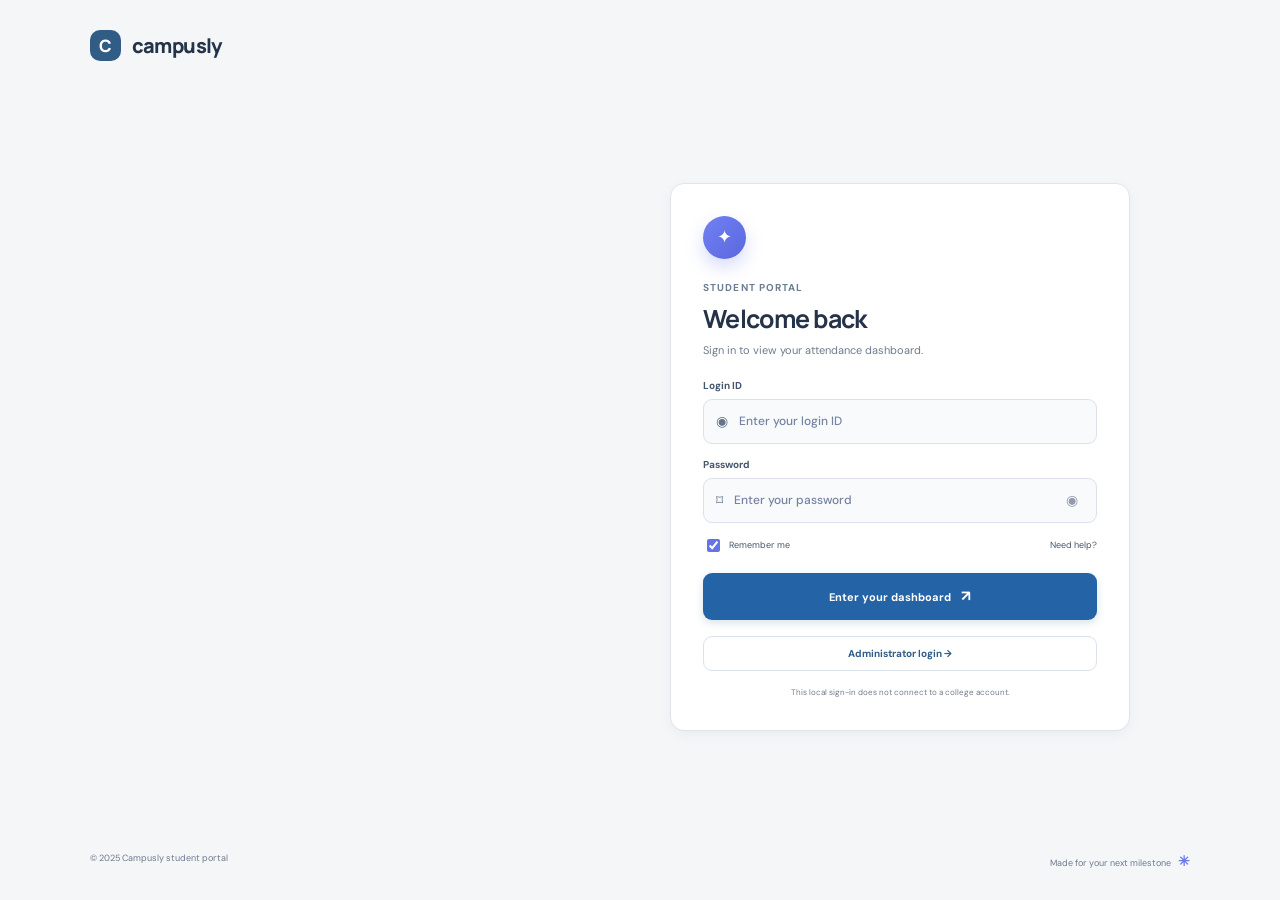
<file: index.html>
<!doctype html>
<html lang="en">
  <head>
    <meta charset="utf-8" />
    <meta name="viewport" content="width=device-width, initial-scale=1" />
    <meta name="theme-color" content="#f5f7fb" />
    <title>My Attendance | Campusly</title>
    <link rel="preconnect" href="https://fonts.googleapis.com" />
    <link rel="preconnect" href="https://fonts.gstatic.com" crossorigin />
    <link
      href="https://fonts.googleapis.com/css2?family=DM+Sans:wght@400;500;600;700&family=Manrope:wght@500;600;700;800&display=swap"
      rel="stylesheet"
    />
    <link rel="stylesheet" href="css/style.css" />
    <link rel="stylesheet" href="css/theme.css" />
    <script src="js/script.js" defer></script>
  </head>
  <body>
    <!-- Login screen shown until the student enters both required fields. -->
    <section class="login-screen" id="loginScreen" aria-label="Student login">
      <div class="login-brand"><span class="brand-mark">C</span> campusly</div>
      <div class="login-layout login-layout--form-only">
        <form class="login-card" id="loginForm">
          <div class="login-card-icon">✦</div>
          <div class="eyebrow">STUDENT PORTAL</div>
          <h2>Welcome back</h2>
          <p class="login-subtitle">
            Sign in to view your attendance dashboard.
          </p>
          <label for="loginRoll">Login ID</label>
          <div class="input-wrap">
            <span>◉</span
            ><input
              id="loginRoll"
              name="roll"
              placeholder="Enter your login ID"
              autocomplete="username"
              required
            />
          </div>
          <label for="loginPassword">Password</label>
          <div class="input-wrap">
            <span>⌑</span
            ><input
              id="loginPassword"
              name="password"
              placeholder="Enter your password"
              type="password"
              
              autocomplete="current-password"
              required
            /><button
              type="button"
              id="togglePassword"
              aria-label="Show password"
            >
              ◉
            </button>
          </div>
          <div class="login-options">
            <label class="remember"
              ><input type="checkbox" checked /> Remember me</label
            ><a href="mailto:registrar@example.edu">Need help?</a>
          </div>
          <button class="login-submit" id="loginSubmit" type="submit">
            Enter your dashboard <span>↗</span>
          </button>
          <div class="login-error" id="loginError" role="alert" hidden>
            Check your Login ID and password, then try again.
          </div>
          <div
            class="login-error"
            id="dataLoadNotice"
            role="alert"
            hidden
          ></div>
          <a class="admin-entry" href="admin.html"
            >Administrator login <span>→</span></a
          ><small class="login-disclaimer"
            >This local sign-in does not connect to a college account.</small
          >
        </form>
      </div>
      <div class="login-bottom">
        <span>© 2025 Campusly student portal</span
        ><span>Made for your next milestone <b>✳</b></span>
      </div>
    </section>
    <div class="app-shell">
      <main class="main-content" id="overview">
        <!-- Main header and section navigation. -->
        <header class="topbar">
          <a class="brand" href="#overview" aria-label="Campusly home"
            ><span class="brand-mark">C</span><span>campusly</span></a
          >
          <nav class="home-nav" aria-label="Home navigation">
            <a class="home-link active" href="#overview">Home</a
            ><a class="home-link" href="subjects.html">Subjects</a
            ><a class="home-link" href="history.html">History</a
            ><a class="home-link" href="planner.html">Planner</a>
          </nav>
          <div class="topbar-right">
            <span class="term-pill"
              ><span class="live-dot"></span> Current semester</span
            ><a
              class="avatar profile-link"
              href="profile.html"
              id="topAvatar"
              aria-label="Open student details"
              title="Student details"
              >—</a
            ><button class="logout-button" id="logoutButton">Log out</button>
          </div>
        </header>

        <div class="page-wrap">
          <!-- Welcome message and export action. -->
          <section class="welcome-row">
            <div>
              <div class="eyebrow" id="todayDate"></div>
              <h1>
                Welcome, <span id="welcomeName">there</span>
                <span class="wave">✦</span>
              </h1>
              <p>Here’s how you’re showing up this semester.</p>
            </div>
            <button class="button button-light" id="downloadButton">
              <span>↓</span> Download report
            </button>
          </section>

          <!-- Student identity and academic details. -->
          <section class="student-strip" aria-label="Student details">
            <div class="student-avatar" id="studentAvatar">—</div>
            <div class="student-main">
              <strong id="studentFullName">Student name unavailable</strong
              ><span id="studentCourse">Course details unavailable</span>
            </div>
            <div class="student-detail">
              <span>ROLL NUMBER</span
              ><strong id="rollNumber">Not available</strong>
            </div>
            <div class="student-detail">
              <span>YEAR & SEMESTER</span
              ><strong id="yearSemester">Not available</strong>
            </div>
            <div class="student-detail">
              <span>DIVISION</span><strong id="division">—</strong>
            </div>
            <span class="sample-badge">DEMO DATA</span>
          </section>

          <!-- Overall attendance percentage and class totals. -->
          <section class="section-heading">
            <div>
              <div class="eyebrow">YOUR ATTENDANCE</div>
              <h2>Semester at a glance</h2>
            </div>
            <span class="updated-label"
              ><span class="live-dot"></span> Updated just now</span
            >
          </section>
          <section class="overview-grid" aria-label="Attendance overview">
            <article class="attendance-card">
              <div class="card-topline">
                <span>Overall attendance</span
                ><span class="circle-icon blue-icon">◉</span>
              </div>
              <div class="overall-number">
                <strong id="overallPercent">—</strong
                ><span class="target-chip">Target 75%</span>
              </div>
              <div class="progress-track overall-track">
                <div class="progress-fill" id="overallProgress"></div>
                <span class="target-marker" aria-hidden="true"></span>
              </div>
              <div class="progress-caption">
                <span id="overallStatus">Calculating…</span
                ><span id="overallTargetText">75% target</span>
              </div>
              <div class="overall-foot">
                <span class="foot-icon">↗</span
                ><span id="overallMessage"
                  >Your semester summary is ready.</span
                >
              </div>
            </article>
            <article class="metric-card">
              <div class="metric-icon mint-icon">▣</div>
              <span class="metric-label">Classes conducted</span
              ><strong class="metric-number" id="totalClasses">0</strong
              ><span class="metric-sub">Across all subjects</span>
              <div class="metric-decoration mint-decoration"></div>
            </article>
            <article class="metric-card">
              <div class="metric-icon lavender-icon">✓</div>
              <span class="metric-label">Classes attended</span
              ><strong class="metric-number" id="attendedClasses">0</strong
              ><span class="metric-sub">You showed up — nice work</span>
              <div class="metric-decoration lavender-decoration"></div>
            </article>
            <article class="metric-card">
              <div class="metric-icon peach-icon">↘</div>
              <span class="metric-label">Classes missed</span
              ><strong class="metric-number" id="missedClasses">0</strong
              ><span class="metric-sub">Room to make it up</span>
              <div class="metric-decoration peach-decoration"></div>
            </article>
          </section>

          <!-- Subject cards are generated from the subject data in script.js. -->
          <section class="section-heading subjects-heading" id="subjects">
            <div>
              <div class="eyebrow">SUBJECT BREAKDOWN</div>
              <h2>
                Your subjects
                <span class="count-badge" id="subjectCount">0</span>
              </h2>
            </div>
            <a class="text-link" href="#history"
              >View attendance history <span>→</span></a
            >
          </section>
          <section
            class="subject-grid"
            id="subjectGrid"
            aria-live="polite"
          ></section>

          <!-- Filterable history and the attendance recovery calculator. -->
          <section class="lower-grid">
            <article class="panel history-panel" id="history">
              <div class="panel-heading">
                <div>
                  <div class="eyebrow">RECENT ACTIVITY</div>
                  <h2>Attendance history</h2>
                </div>
                <a class="text-link" href="#history" id="clearFilters"
                  >Reset <span>↻</span></a
                >
              </div>
              <div class="filter-row">
                <label class="select-wrap"
                  ><span class="sr-only">Filter by subject</span
                  ><select id="subjectFilter">
                    <option value="all">All subjects</option></select
                  ><span>⌄</span></label
                ><label class="select-wrap"
                  ><span class="sr-only">Filter by attendance status</span
                  ><select id="statusFilter">
                    <option value="all">All statuses</option>
                    <option value="present">Present</option>
                    <option value="absent">Absent</option></select
                  ><span>⌄</span></label
                ><span class="record-count" id="recordCount"></span>
              </div>
              <div class="history-table-wrap">
                <table class="history-table">
                  <thead>
                    <tr>
                      <th>DATE</th>
                      <th>SUBJECT</th>
                      <th>STATUS</th>
                    </tr>
                  </thead>
                  <tbody id="historyBody"></tbody>
                </table>
                <div class="empty-state" id="emptyHistory" hidden>
                  No attendance records match these filters.
                </div>
              </div>
              <div class="table-footer">
                <span id="historySummary"></span
                ><button class="button button-quiet" id="showMoreButton">
                  Show more <span>⌄</span>
                </button>
              </div>
            </article>

            <article class="panel planner-panel" id="calculator">
              <div class="planner-title">
                <span class="planner-icon">✳</span>
                <div>
                  <div class="eyebrow">PLAN YOUR COMEBACK</div>
                  <h2>Attendance planner</h2>
                </div>
              </div>
              <p class="planner-description">
                See how many classes you need to attend in a row to reach your
                target.
              </p>
              <label class="field-label" for="calculatorSubject"
                >Choose a subject</label
              >
              <div class="select-wrap planner-select">
                <select id="calculatorSubject">
                  <option value="overall">Overall attendance</option></select
                ><span>⌄</span>
              </div>
              <div class="planner-result" id="plannerResult" aria-live="polite">
                <div class="result-number" id="requiredClasses">—</div>
                <div>
                  <strong id="resultTitle">Choose a subject</strong>
                  <p id="resultDescription">Your plan will appear here.</p>
                </div>
              </div>
              <div class="target-note">
                <span>◎</span
                ><span>Minimum attendance target: <strong>75%</strong></span>
              </div>
              <div class="planner-footnote">
                Assumes every upcoming class is attended. Check your college
                policy for subject-specific rules.
              </div>
            </article>
          </section>
          <footer class="page-footer">
            <span>Campusly student portal</span
            ><span
              >Need to correct a record?
              <a href="mailto:attendance@example.edu"
                >Contact your department</a
              ></span
            >
          </footer>
        </div>
      </main>
    </div>
  </body>
</html>
</file>
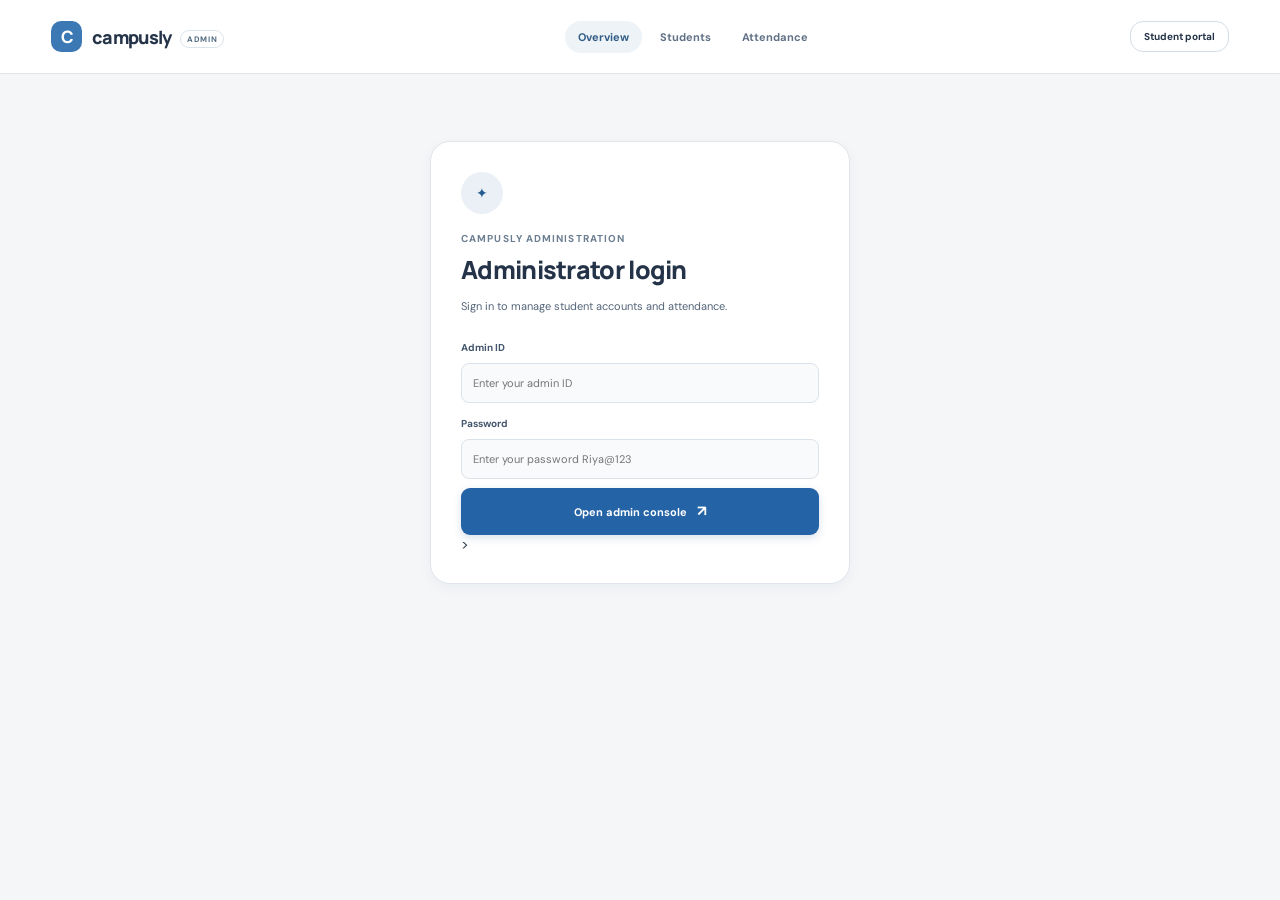
<file: admin-attendance.html>
<!doctype html>
<html lang="en">
  <head>
    <meta charset="utf-8" />
    <meta name="viewport" content="width=device-width, initial-scale=1" />
    <title>Attendance management | Campusly</title>
    <link rel="preconnect" href="https://fonts.googleapis.com" />
    <link rel="preconnect" href="https://fonts.gstatic.com" crossorigin />
    <link
      href="https://fonts.googleapis.com/css2?family=DM+Sans:wght@400;500;600;700&family=Manrope:wght@500;600;700;800&display=swap"
      rel="stylesheet"
    />
    <link rel="stylesheet" href="css/style.css" />
    <link rel="stylesheet" href="css/pages.css" />
    <link rel="stylesheet" href="css/theme.css" />
    <script src="js/admin-data.js" defer></script>
    <script src="js/admin-attendance.js" defer></script>
  </head>
  <body class="admin-page">
    <header class="topbar">
      <a class="brand" href="admin.html"
        ><span class="brand-mark">C</span
        ><span>campusly <small class="brand-admin-label">ADMIN</small></span></a
      >
      <nav class="admin-nav" aria-label="Admin navigation">
        <a class="admin-nav-link" href="admin.html">Overview</a
        ><a class="admin-nav-link" href="admin-students.html">Students</a
        ><a class="admin-nav-link active" href="admin-attendance.html"
          >Attendance</a
        >
      </nav>
      <div class="admin-header-actions">
        <a class="logout-button" href="index.html">Student portal</a
        ><button class="logout-button" id="adminLogout" type="button">
          Log out
        </button>
      </div>
    </header>
    <main class="admin-main" id="adminContent" hidden>
      <div class="admin-page-title">
        <div>
          <div class="eyebrow">RECORD MANAGEMENT</div>
          <h1>Attendance</h1>
          <p>
            Add and correct class attendance records by student, subject, and
            date.
          </p>
        </div>
        <a class="button" href="admin-students.html">Manage students →</a>
      </div>
      <div class="admin-grid admin-attendance-grid">
        <section class="admin-panel">
          <div class="admin-section-title">
            <div>
              <div class="eyebrow">RECORD EDITOR</div>
              <h2 id="attendanceFormTitle">Add attendance</h2>
            </div>
            <div class="admin-panel-icon">＋</div>
          </div>
          <form class="admin-form" id="attendanceForm">
            <input type="hidden" id="editingRecordIndex" /><label
              for="recordStudent"
              >Student</label
            ><select id="recordStudent" required></select
            ><label for="recordSubject">Subject</label
            ><select id="recordSubject" required></select
            ><label for="recordDate">Class date</label
            ><input id="recordDate" type="date" required /><label
              for="recordStatus"
              >Attendance status</label
            ><select id="recordStatus">
              <option value="present">Present</option>
              <option value="absent">Absent</option>
            </select>
            <div class="admin-form-actions">
              <button class="login-submit" type="submit" id="saveRecord">
                Save attendance <span>✓</span></button
              ><button
                class="logout-button"
                id="cancelRecordEdit"
                type="button"
                hidden
              >
                Cancel edit
              </button>
            </div>
          </form>
          <p class="admin-note">
            Select a student to review and manage their attendance history
            below.
          </p>
        </section>
        <section class="admin-panel">
          <div class="admin-section-title">
            <div>
              <div class="eyebrow">RECORD KEEPING</div>
              <h2>Accurate attendance</h2>
            </div>
            <div class="admin-panel-icon">✓</div>
          </div>
          <div class="admin-guide-list">
            <p>
              <span>01</span>Each class entry updates the student's attendance
              totals.
            </p>
            <p>
              <span>02</span>Use the same subject and date to find a record
              quickly.
            </p>
            <p>
              <span>03</span>Correct mistakes by editing or deleting the
              matching entry.
            </p>
          </div>
          <div class="admin-record-summary">
            <strong id="selectedRecordCount">0</strong
            ><span>records for selected student</span>
          </div>
        </section>
      </div>
      <section class="admin-panel">
        <div class="admin-section-title list-heading">
          <div>
            <div class="eyebrow">SELECTED STUDENT</div>
            <h2 id="recordsHeading">Attendance records</h2>
          </div>
        </div>
        <div class="admin-table-wrap">
          <table class="admin-table" id="recordsTable">
            <thead>
              <tr>
                <th>DATE</th>
                <th>SUBJECT</th>
                <th>STATUS</th>
                <th>ACTIONS</th>
              </tr>
            </thead>
            <tbody id="recordTableBody"></tbody>
          </table>
        </div>
        <p class="admin-note" id="emptyRecords" hidden>
          No attendance records for this student yet. Use the form above to add
          one.
        </p>
      </section>
      <p class="admin-storage-note">
        <strong>Storage:</strong> Changes are saved in this browser's local
        storage and used by the student portal.
      </p>
    </main>
    <script src="js/admin-shell.js" defer></script>
  </body>
</html>
</file>
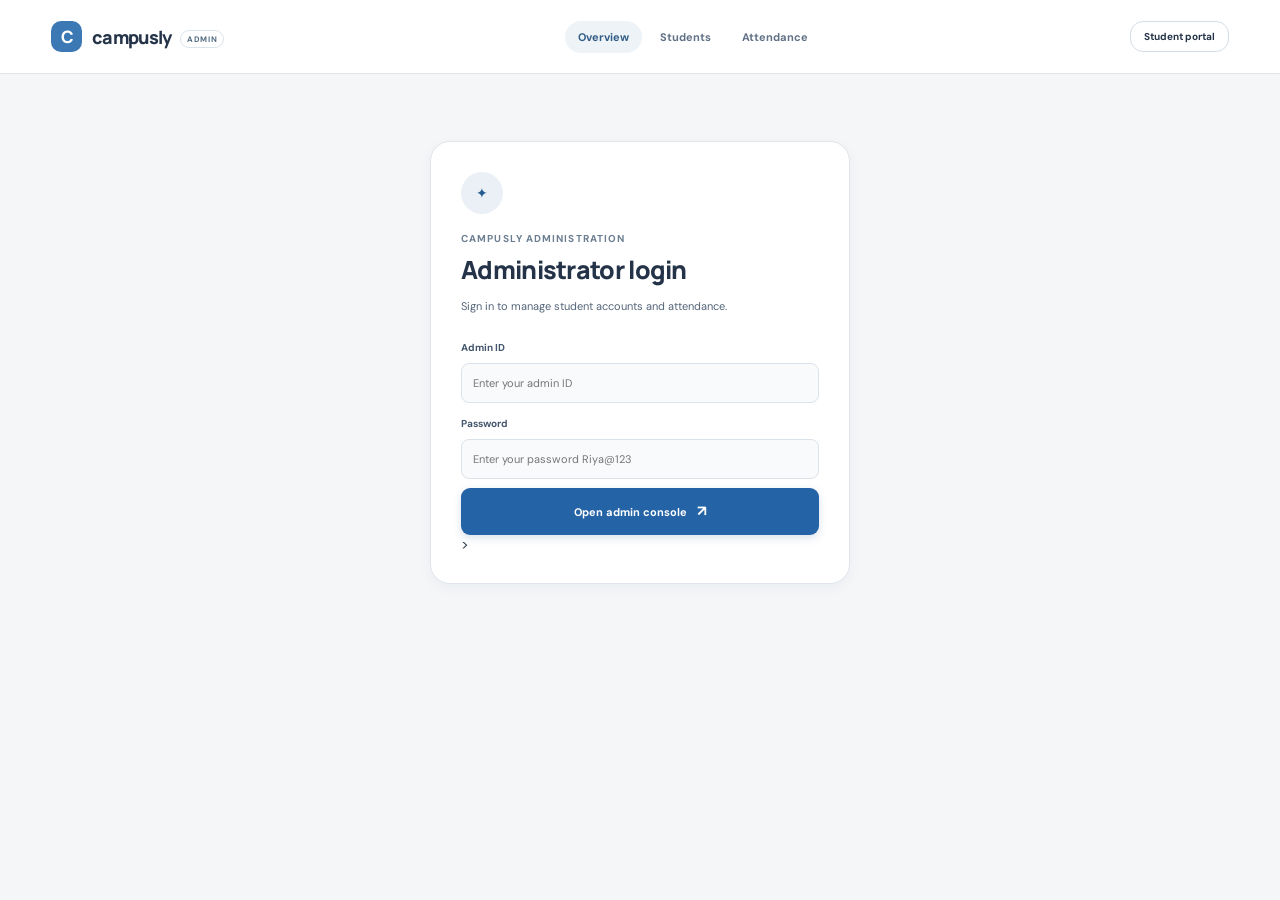
<file: admin-students.html>
<!doctype html>
<html lang="en"><head>
<meta charset="utf-8"><meta name="viewport" content="width=device-width, initial-scale=1"><title>Student management | Campusly</title>
<link rel="preconnect" href="https://fonts.googleapis.com"><link rel="preconnect" href="https://fonts.gstatic.com" crossorigin><link href="https://fonts.googleapis.com/css2?family=DM+Sans:wght@400;500;600;700&family=Manrope:wght@500;600;700;800&display=swap" rel="stylesheet">
<link rel="stylesheet" href="css/style.css"><link rel="stylesheet" href="css/pages.css"><link rel="stylesheet" href="css/theme.css">
<script src="js/admin-data.js" defer></script><script src="js/admin-students.js" defer></script>
</head><body class="admin-page">
<header class="topbar"><a class="brand" href="admin.html"><span class="brand-mark">C</span><span>campusly <small class="brand-admin-label">ADMIN</small></span></a>
<nav class="admin-nav" aria-label="Admin navigation"><a class="admin-nav-link" href="admin.html">Overview</a><a class="admin-nav-link active" href="admin-students.html">Students</a><a class="admin-nav-link" href="admin-attendance.html">Attendance</a></nav>
<div class="admin-header-actions"><a class="logout-button" href="index.html">Student portal</a><button class="logout-button" id="adminLogout" type="button">Log out</button></div></header>
<main class="admin-main" id="adminContent" hidden>
<div class="admin-page-title"><div><div class="eyebrow">ACCOUNT MANAGEMENT</div><h1>Students</h1><p>Create student logins, update profiles, and review account details.</p></div><a class="button" href="admin-attendance.html">Attendance →</a></div>
<section class="admin-panel"><div class="admin-section-title"><div><div class="eyebrow">STUDENT PROFILE</div><h2 id="studentFormTitle">Add a student</h2></div><div class="admin-panel-icon">＋</div></div>
<form class="admin-form student-form" id="studentForm"><input type="hidden" id="editingLoginId">
<div class="student-field"><label for="studentName">Student name</label><input id="studentName" required maxlength="80" placeholder="e.g. Aarav Sharma"></div>
<div class="student-field"><label for="studentRoll">Roll number</label><input id="studentRoll" required maxlength="30" placeholder="e.g. CS23-041"></div>
<div class="student-field"><label for="studentLoginId">Student login ID</label><input id="studentLoginId" required maxlength="40" autocomplete="off" placeholder="Choose a unique login ID"></div>
<div class="student-field"><label for="studentPassword">Student password</label><input id="studentPassword" type="password" required minlength="4" maxlength="80" autocomplete="off" placeholder="Choose a password"></div>
<div class="student-field full-field"><label for="studentCourse">Course</label><input id="studentCourse" required value="B.Tech · Computer Science"></div>
<div class="admin-form-row full-field"><div><label for="studentYear">Year</label><input id="studentYear" required value="3rd year"></div><div><label for="studentSemester">Semester</label><input id="studentSemester" required value="Semester 5"></div></div>
<div class="student-field"><label for="studentDivision">Division</label><input id="studentDivision" required value="A"></div>
<div class="admin-form-actions full-field"><button class="login-submit" id="saveStudent" type="submit">Create student <span>＋</span></button><button class="logout-button" id="cancelEdit" type="button" hidden>Cancel edit</button></div></form>
<p class="admin-note">Set a unique student login ID and password. The student will use these details on the portal login page.</p></section>
<section class="admin-panel"><div class="admin-page-title list-heading"><div><div class="eyebrow">STUDENT DIRECTORY</div><h2>Students and login details</h2></div><input class="admin-search" id="studentSearch" type="search" placeholder="Search students…" aria-label="Search students"></div><div class="admin-table-wrap"><table class="admin-table"><thead><tr><th>STUDENT</th><th>ROLL NUMBER</th><th>LOGIN ID</th><th>PASSWORD</th><th>ATTENDANCE</th><th>ACTIONS</th></tr></thead><tbody id="studentTableBody"></tbody></table></div><p class="admin-note" id="emptyStudents" hidden>No students match your search.</p></section>
<p class="admin-storage-note"><strong>Storage:</strong> Changes are saved to this browser's local storage. Export a JSON backup from Overview.</p>
</main><script src="js/admin-shell.js" defer></script></body></html>
</file>
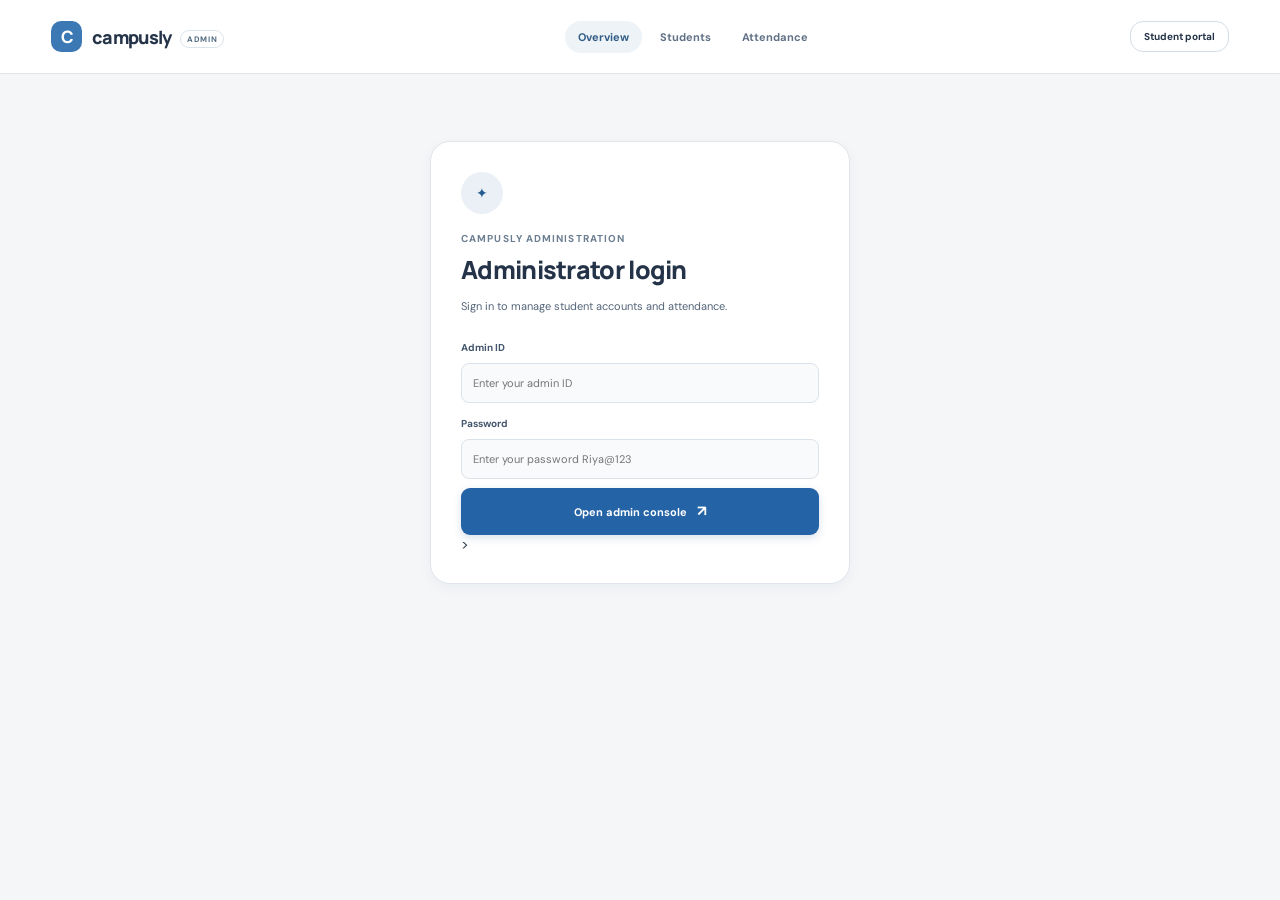
<file: admin.html>
<!doctype html>
<html lang="en">
  <head>
    <meta charset="utf-8" />
    <meta name="viewport" content="width=device-width, initial-scale=1" />
    <title>Admin overview | Campusly</title>
    <link rel="preconnect" href="https://fonts.googleapis.com" />
    <link rel="preconnect" href="https://fonts.gstatic.com" crossorigin />
    <link
      href="https://fonts.googleapis.com/css2?family=DM+Sans:wght@400;500;600;700&family=Manrope:wght@500;600;700;800&display=swap"
      rel="stylesheet"
    />
    <link rel="stylesheet" href="css/style.css" />
    <link rel="stylesheet" href="css/pages.css" />
    <link rel="stylesheet" href="css/theme.css" />
    <script src="js/admin-data.js" defer></script>
    <script src="js/admin.js" defer></script>
  </head>
  <body class="admin-page">
    <header class="topbar">
      <a class="brand" href="admin.html" aria-label="Campusly admin home"
        ><span class="brand-mark">C</span
        ><span>campusly <small class="brand-admin-label">ADMIN</small></span></a
      >
      <nav class="admin-nav" id="adminNav" aria-label="Admin navigation" hidden>
        <a class="admin-nav-link active" href="admin.html">Overview</a>
        <a class="admin-nav-link" href="admin-students.html">Students</a>
        <a class="admin-nav-link" href="admin-attendance.html">Attendance</a>
      </nav>
      <div class="admin-header-actions">
        <a class="logout-button" href="index.html">Student portal</a>
        <button class="logout-button" id="adminLogout" type="button" hidden>
          Log out
        </button>
      </div>
    </header>

    <main class="admin-main">
      <section class="admin-login-card" id="adminLoginView">
        <div class="admin-badge">✦</div>
        <div class="eyebrow">CAMPUSLY ADMINISTRATION</div>
        <h1>Administrator login</h1>
        <p>Sign in to manage student accounts and attendance.</p>
        <form id="adminLoginForm">
          <label for="adminLoginId">Admin ID</label>
          <input
            id="adminLoginId"
            placeholder="Enter your admin ID"
            autocomplete="username"
            required
          />
          <label for="adminLoginPassword">Password</label>
          <input
            id="adminLoginPassword"
            type="password"
            placeholder="Enter your password Riya@123"
            autocomplete="current-password"
            required
          />
          
          <button class="login-submit" type="submit">
            Open admin console <span>↗</span>
          </button>
          <p class="admin-error" id="adminLoginError" role="alert" hidden>
            Admin ID or password is incorrect.
          </p>
          <p class="admin-error" id="adminDataError" role="alert" hidden></p>
        </form>
        
        >
      </section>

      <section class="admin-console" id="adminConsole" hidden>
        <div class="admin-page-title">
          <div>
            <div class="eyebrow">CAMPUSLY ADMINISTRATION</div>
            <h1>Admin overview</h1>
            <p>Choose an area to manage.</p>
          </div>
          <div class="admin-overview-actions">
            <button class="button" id="resetData" type="button">
              ↺ Reset data</button
            ><button class="button" id="exportJson" type="button">
              ↓ Export JSON
            </button>
          </div>
        </div>
        <div class="admin-stats">
          <div class="admin-stat-card">
            <span>STUDENT ACCOUNTS</span><strong id="studentTotal">0</strong>
          </div>
          <div class="admin-stat-card">
            <span>SUBJECTS</span><strong id="subjectTotal">0</strong>
          </div>
          <div class="admin-stat-card">
            <span>ATTENDANCE RECORDS</span><strong id="recordTotal">0</strong>
          </div>
        </div>
        <div class="admin-page-cards">
          <a class="admin-page-card" href="admin-students.html"
            ><span class="admin-card-orb">01</span
            ><span class="eyebrow">ACCOUNT MANAGEMENT</span>
            <h2>Manage students</h2>
            <p>
              Create student accounts, update profile details, review login
              credentials, and remove accounts.
            </p>
            <strong>Open student management <span>→</span></strong></a
          >
          <a class="admin-page-card" href="admin-attendance.html"
            ><span class="admin-card-orb cyan-orb">02</span
            ><span class="eyebrow">RECORD MANAGEMENT</span>
            <h2>Manage attendance</h2>
            <p>
              Add, edit, or remove attendance entries by student, subject, class
              date, and status.
            </p>
            <strong>Open attendance records <span>→</span></strong></a
          >
        </div>
        <p class="admin-storage-note">
          <strong>Storage:</strong> Changes are saved in this browser's local
          storage. Export the JSON file to back up your updates.
        </p>
      </section>
    </main>
  </body>
</html>
</file>
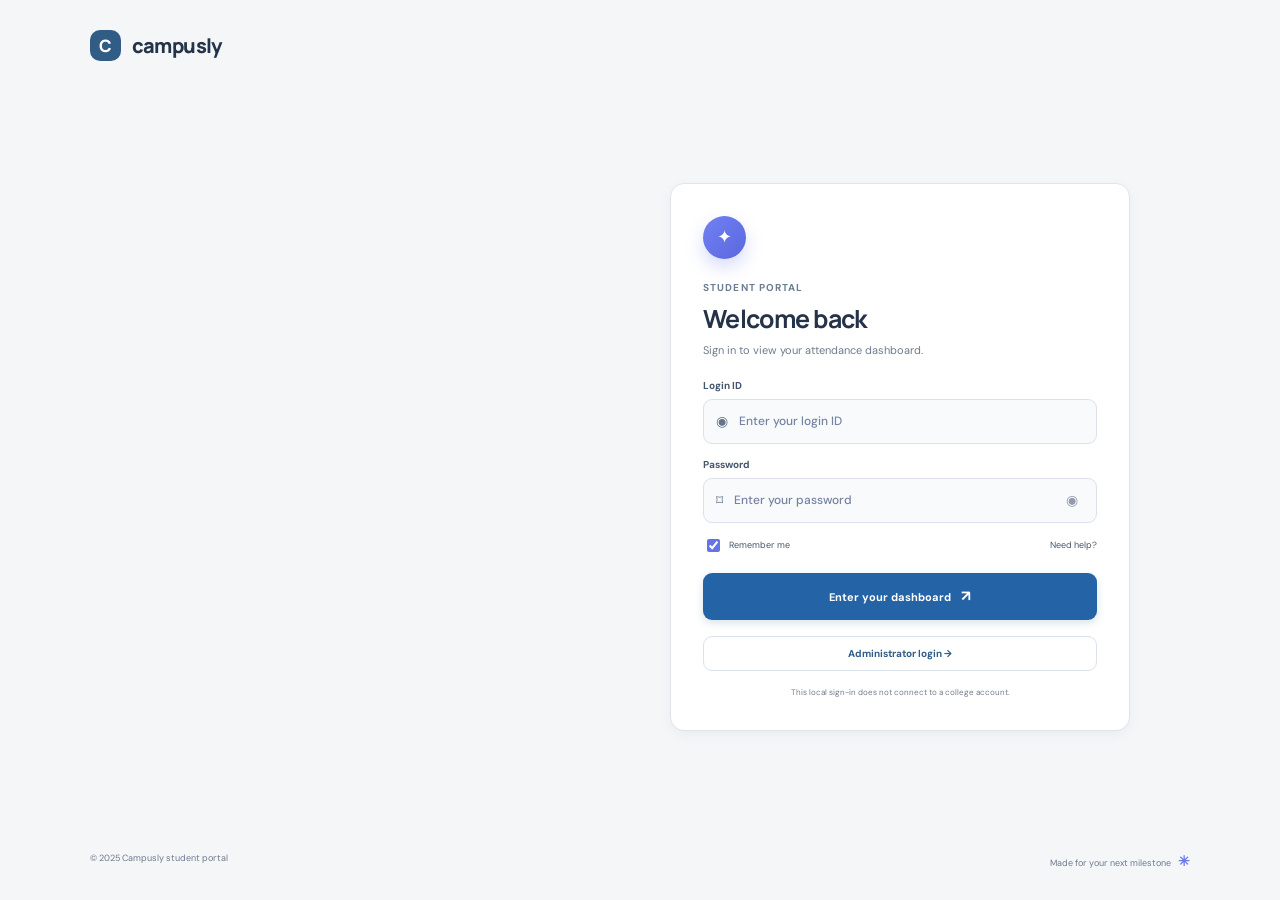
<file: history.html>
<!doctype html>
<html lang="en">
  <head>
    <meta charset="utf-8" />
    <meta name="viewport" content="width=device-width, initial-scale=1" />
    <meta name="theme-color" content="#172b43" />
    <title>Attendance history | Campusly</title>
    <link rel="preconnect" href="https://fonts.googleapis.com" />
    <link rel="preconnect" href="https://fonts.gstatic.com" crossorigin />
    <link
      href="https://fonts.googleapis.com/css2?family=DM+Sans:wght@400;500;600;700&family=Manrope:wght@500;600;700;800&display=swap"
      rel="stylesheet"
    />
    <link rel="stylesheet" href="css/style.css" />
    <link rel="stylesheet" href="css/pages.css" />
    <link rel="stylesheet" href="css/theme.css" />
    <script src="js/student-pages.js" defer></script>
  </head>
  <body class="standalone-student-page">
    <header class="topbar">
      <a class="brand" href="index.html"
        ><span class="brand-mark">C</span><span>campusly</span></a
      >
      <nav class="home-nav" aria-label="Main navigation">
        <a class="home-link" href="index.html">Home</a
        ><a class="home-link" href="subjects.html">Subjects</a
        ><a class="home-link active" href="history.html">History</a
        ><a class="home-link" href="planner.html">Planner</a>
      </nav>
      <div class="topbar-right">
        <span class="term-pill"
          ><span class="live-dot"></span> Current semester</span
        ><a
          class="avatar profile-link"
          href="profile.html"
          id="pageAvatar"
          aria-label="Student details"
          >—</a
        ><button class="logout-button" id="pageLogout" type="button">
          Log out
        </button>
      </div>
    </header>
    <main class="main-content">
      <div class="page-wrap">
        <section class="welcome-row">
          <div>
            <div class="eyebrow">CLASS-BY-CLASS RECORD</div>
            <h1>Attendance history</h1>
            <p id="pageStudentLine">
              Review your recorded attendance by date, subject, and status.
            </p>
          </div>
          <a class="button" href="planner.html">Plan your attendance →</a>
        </section>
        <section class="panel standalone-history-panel">
          <div class="panel-heading">
            <div>
              <div class="eyebrow">YOUR RECORDS</div>
              <h2>Class history</h2>
            </div>
            <span class="record-count" id="pageRecordCount">0 records</span>
          </div>
          <div class="filter-row">
            <label class="select-wrap"
              ><span class="sr-only">Filter by subject</span
              ><select id="pageSubjectFilter">
                <option value="all">All subjects</option></select
              ><span>⌄</span></label
            ><label class="select-wrap"
              ><span class="sr-only">Filter by status</span
              ><select id="pageStatusFilter">
                <option value="all">All statuses</option>
                <option value="present">Present</option>
                <option value="absent">Absent</option></select
              ><span>⌄</span></label
            ><button
              class="button button-quiet"
              id="resetHistoryFilters"
              type="button"
            >
              Reset filters
            </button>
          </div>
          <div class="history-table-wrap">
            <table class="history-table">
              <thead>
                <tr>
                  <th>DATE</th>
                  <th>SUBJECT</th>
                  <th>STATUS</th>
                </tr>
              </thead>
              <tbody id="pageHistoryBody"></tbody>
            </table>
            <div class="empty-state" id="pageHistoryEmpty" hidden>
              No attendance records match these filters.
            </div>
          </div>
          <div class="table-footer">
            <span id="pageHistorySummary"></span
            ><button
              class="button button-quiet"
              id="downloadHistory"
              type="button"
            >
              Download CSV ↓
            </button>
          </div>
        </section>
        <footer class="page-footer">
          <span>Campusly student portal</span
          ><a href="subjects.html">See subject breakdown →</a>
        </footer>
      </div>
    </main>
  </body>
</html>
</file>
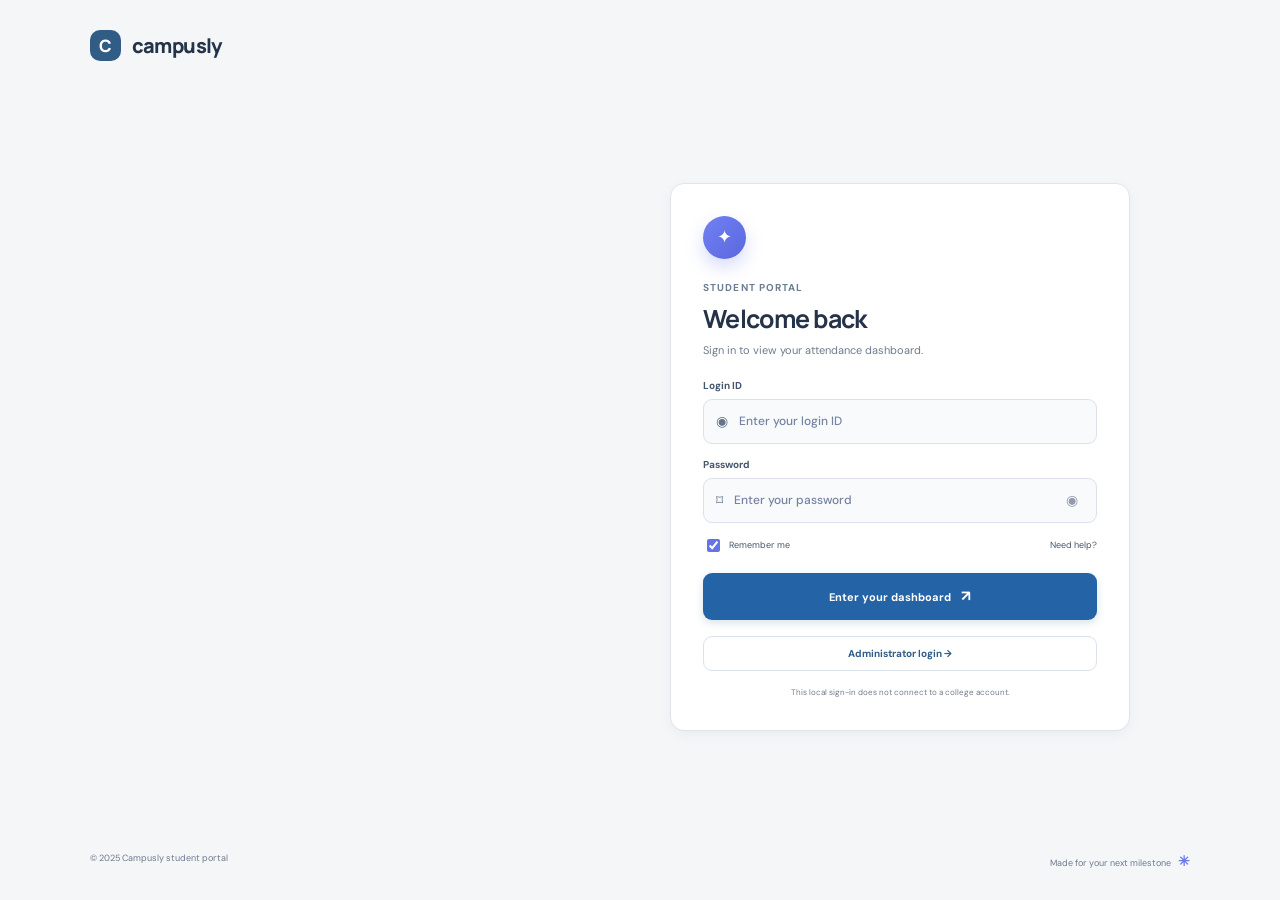
<file: notifications.html>
<!doctype html>
<html lang="en">
  <head>
    <meta charset="utf-8" />
    <meta name="viewport" content="width=device-width, initial-scale=1" />
    <title>Notifications | Campusly</title>
    <link rel="preconnect" href="https://fonts.googleapis.com" />
    <link rel="preconnect" href="https://fonts.gstatic.com" crossorigin />
    <link
      href="https://fonts.googleapis.com/css2?family=DM+Sans:wght@400;500;600;700&family=Manrope:wght@500;600;700;800&display=swap"
      rel="stylesheet"
    />
    <link rel="stylesheet" href="css/style.css" />
    <link rel="stylesheet" href="css/pages.css" />
    <link rel="stylesheet" href="css/theme.css" />
    <script src="js/secondary-pages.js" defer></script>
  </head>
  <body class="detail-page">
    <header class="topbar">
      <a class="brand" href="index.html" aria-label="Campusly home"
        ><span class="brand-mark">C</span><span>campusly</span></a
      >
      <nav class="home-nav" aria-label="Home navigation">
        <a class="home-link" href="index.html">Home</a>
        <a class="home-link" href="index.html#subjects">Subjects</a>
        <a class="home-link" href="index.html#history">History</a>
        <a class="home-link" href="index.html#calculator">Planner</a>
      </nav>
      <a class="logout-button" href="index.html">Back to dashboard</a>
    </header>
    <main class="details-wrap">
      <a class="back-link" href="index.html">← Back to attendance</a>
      <section class="notification-heading">
        <div class="notification-big-icon">♧</div>
        <div>
          <span class="eyebrow">STUDENT PORTAL · DEMO DATA</span>
          <h1>Notifications</h1>
          <p>Updates related to your attendance and classes.</p>
        </div>
      </section>
      <section
        class="detail-card notification-card"
        id="notificationList"
        aria-live="polite"
      >
        <div class="empty-state">Loading your notifications…</div>
      </section>
      <div class="notification-footer">
        <span>Updates are generated from the selected student's records.</span>
        <a class="page-action" href="index.html"
          >Return to dashboard <span>→</span></a
        >
      </div>
    </main>
  </body>
</html>
</file>
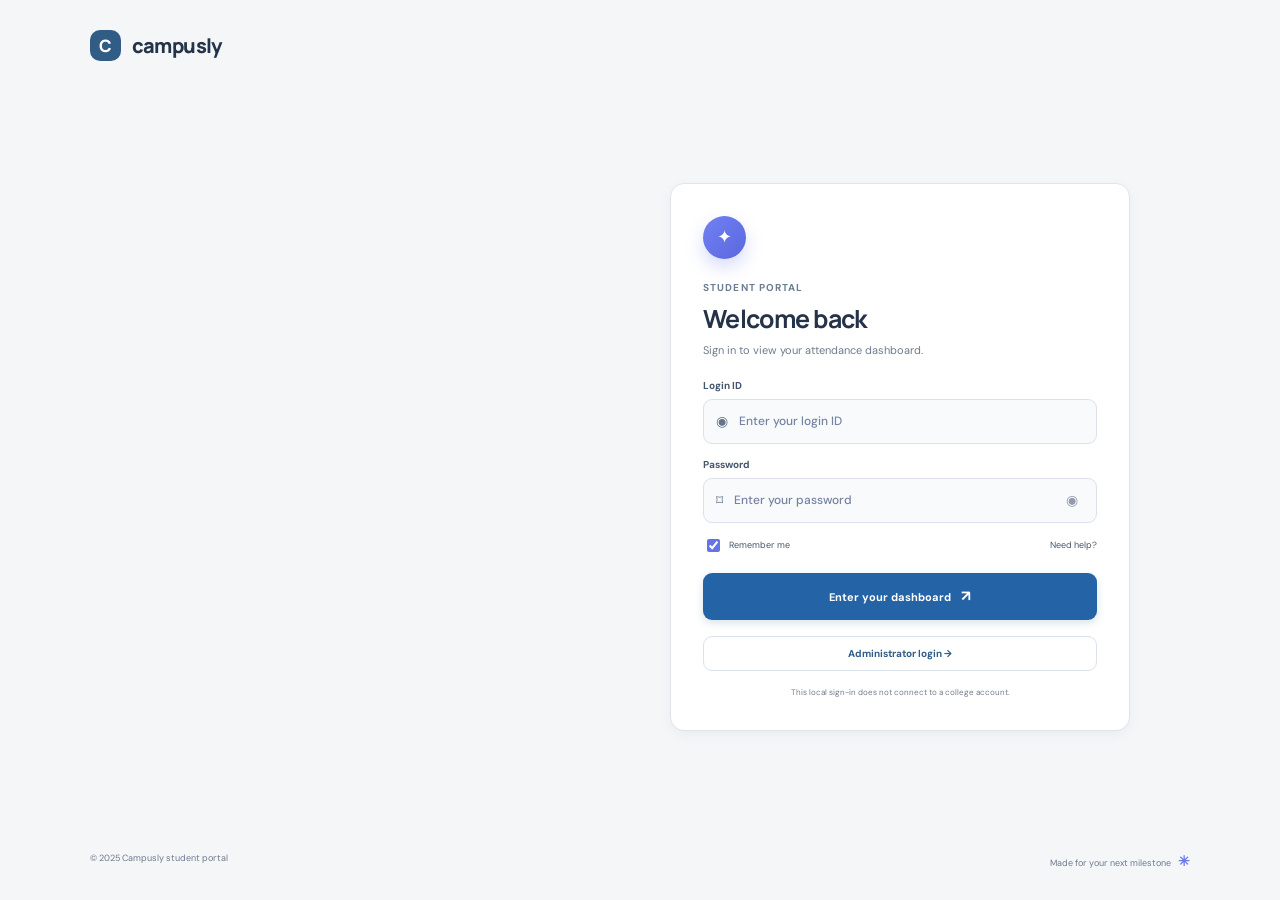
<file: planner.html>
<!doctype html>
<html lang="en"><head><meta charset="utf-8"><meta name="viewport" content="width=device-width, initial-scale=1"><meta name="theme-color" content="#172b43"><title>Attendance planner | Campusly</title><link rel="preconnect" href="https://fonts.googleapis.com"><link rel="preconnect" href="https://fonts.gstatic.com" crossorigin><link href="https://fonts.googleapis.com/css2?family=DM+Sans:wght@400;500;600;700&family=Manrope:wght@500;600;700;800&display=swap" rel="stylesheet"><link rel="stylesheet" href="css/style.css"><link rel="stylesheet" href="css/pages.css"><link rel="stylesheet" href="css/theme.css"><script src="js/student-pages.js" defer></script></head>
<body class="standalone-student-page"><header class="topbar"><a class="brand" href="index.html"><span class="brand-mark">C</span><span>campusly</span></a><nav class="home-nav" aria-label="Main navigation"><a class="home-link" href="index.html">Home</a><a class="home-link" href="subjects.html">Subjects</a><a class="home-link" href="history.html">History</a><a class="home-link active" href="planner.html">Planner</a></nav><div class="topbar-right"><span class="term-pill"><span class="live-dot"></span> Current semester</span><a class="avatar profile-link" href="profile.html" id="pageAvatar" aria-label="Student details">—</a><button class="logout-button" id="pageLogout" type="button">Log out</button></div></header>
<main class="main-content"><div class="page-wrap planner-page-wrap"><section class="welcome-row"><div><div class="eyebrow">PLAN AHEAD</div><h1>Attendance planner</h1><p id="pageStudentLine">Build a simple plan to reach the 75% attendance target.</p></div><a class="button" href="history.html">Review class history →</a></section><section class="planner-page-grid"><article class="panel planner-panel"><div class="planner-title"><span class="planner-icon">✳</span><div><div class="eyebrow">YOUR RECOVERY PLAN</div><h2>Plan your next classes</h2></div></div><p class="planner-description">Choose a subject to see how many classes in a row you need to attend to reach the minimum target.</p><label class="field-label" for="pagePlannerSubject">Choose a subject</label><div class="select-wrap planner-select"><select id="pagePlannerSubject"><option value="overall">Overall attendance</option></select><span>⌄</span></div><div class="planner-result" id="pagePlannerResult" aria-live="polite"><div class="result-number" id="pageRequiredClasses">—</div><div><strong id="pageResultTitle">Loading your attendance</strong><p id="pageResultDescription">Your plan will appear here.</p></div></div><div class="target-note"><span>◎</span><span>Minimum attendance target: <strong>75%</strong></span></div><div class="planner-footnote">Assumes every upcoming class is attended. Check your college policy for subject-specific rules.</div></article><aside class="panel planner-side-panel"><div class="eyebrow">A QUICK REMINDER</div><h2>Every class counts</h2><p id="plannerEncouragement">Use the number above to plan ahead. Attending classes consistently is the simplest way to stay on track.</p><a class="text-link" href="subjects.html">Review subject attendance →</a></aside></section><footer class="page-footer"><span>Campusly student portal</span><a href="index.html">Back to your dashboard →</a></footer></div></main></body></html>
</file>
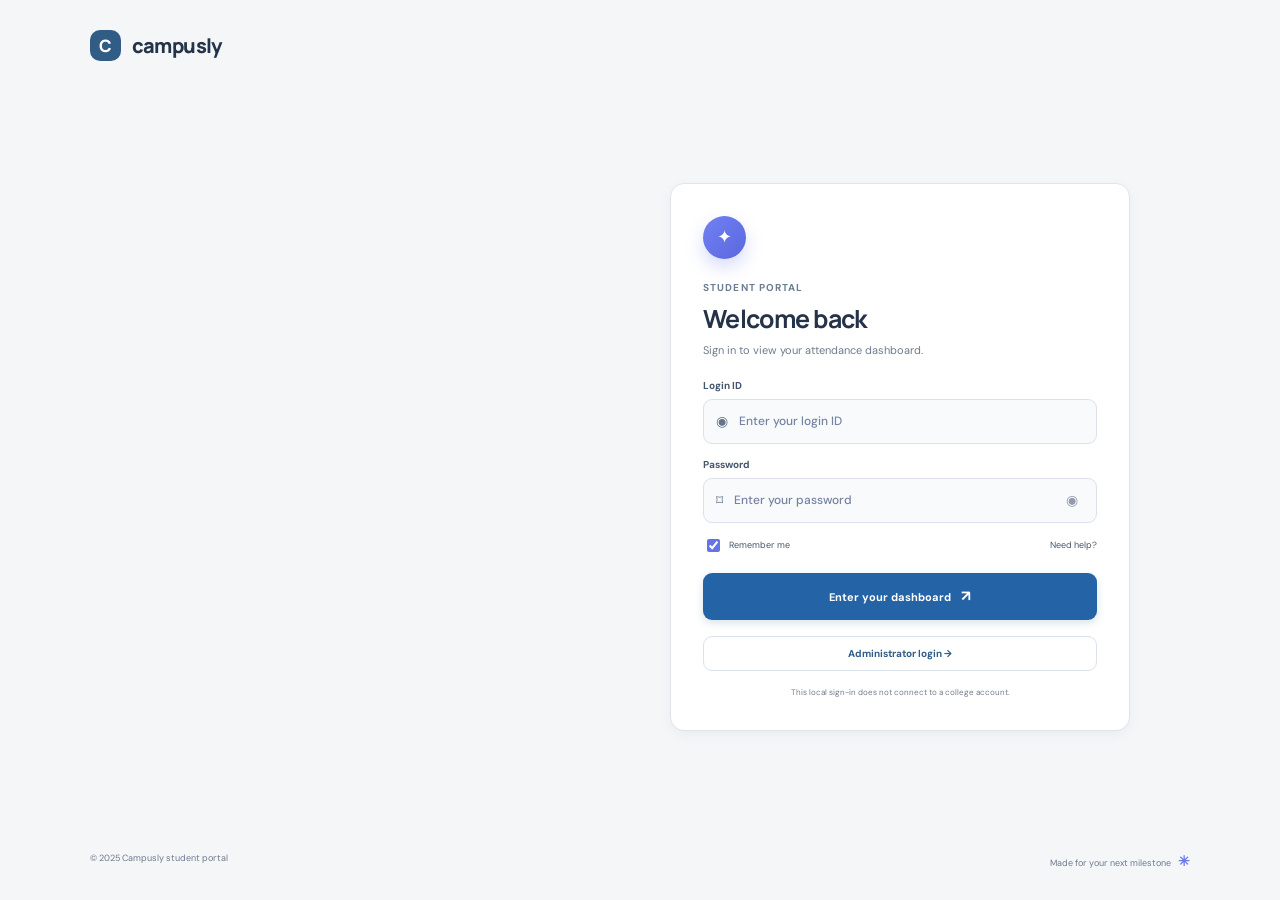
<file: profile.html>
<!doctype html>
<html lang="en">
<head>
  <meta charset="utf-8">
  <meta name="viewport" content="width=device-width, initial-scale=1">
  <title>Student details | Campusly</title>
  <link rel="preconnect" href="https://fonts.googleapis.com">
  <link rel="preconnect" href="https://fonts.gstatic.com" crossorigin>
  <link href="https://fonts.googleapis.com/css2?family=DM+Sans:wght@400;500;600;700&family=Manrope:wght@500;600;700;800&display=swap" rel="stylesheet">
  <link rel="stylesheet" href="css/style.css">
  <link rel="stylesheet" href="css/pages.css">
  <link rel="stylesheet" href="css/theme.css">
  <script src="js/secondary-pages.js" defer></script>
</head>
<body class="detail-page">
  <header class="topbar">
    <a class="brand" href="index.html" aria-label="Campusly home"><span class="brand-mark">C</span><span>campusly</span></a>
    <nav class="home-nav" aria-label="Home navigation">
      <a class="home-link" href="index.html">Home</a>
      <a class="home-link" href="subjects.html">Subjects</a>
      <a class="home-link" href="history.html">History</a>
      <a class="home-link" href="planner.html">Planner</a>
    </nav>
    <a class="logout-button" href="index.html">Back to dashboard</a>
  </header>
  <main class="details-wrap">
    <a class="back-link" href="index.html">← Back to attendance</a>
    <section class="detail-hero">
      <div class="detail-avatar" id="profileInitials">—</div>
      <div>
        <span class="eyebrow">STUDENT PROFILE · DEMO DATA</span>
        <h1 id="profileName">Loading student details…</h1>
        <p id="profileSummary"></p>
      </div>
      <span class="profile-state"><i></i> Active student</span>
    </section>
    <div class="detail-columns">
      <section class="detail-card">
        <div class="eyebrow">ACADEMIC DETAILS</div>
        <h2>Your student information</h2>
        <div class="detail-list">
          <div><span>Full name</span><strong id="profileFullName">—</strong></div>
          <div><span>Roll number</span><strong id="profileRollNumber">—</strong></div>
          <div><span>Course</span><strong id="profileCourse">—</strong></div>
          <div><span>Year</span><strong id="profileYear">—</strong></div>
          <div><span>Semester</span><strong id="profileSemester">—</strong></div>
          <div><span>Division</span><strong id="profileDivision">—</strong></div>
          <div><span>Attendance target</span><strong id="profileTarget">75% minimum</strong></div>
        </div>
      </section>
      <section class="detail-card progress-detail">
        <div class="eyebrow">SEMESTER SNAPSHOT</div>
        <h2>Attendance overview</h2>
        <div class="detail-stat"><strong id="profilePercent">—</strong><span>Overall attendance</span></div>
        <div class="detail-progress"><span id="profileProgress" style="width:0"></span></div>
        <div class="detail-stat-row">
          <div><strong id="profileConducted">—</strong><span>Classes conducted</span></div>
          <div><strong id="profileAttended">—</strong><span>Classes attended</span></div>
          <div><strong id="profileMissed">—</strong><span>Classes missed</span></div>
        </div>
        <a class="page-action" href="subjects.html">Open attendance dashboard <span>→</span></a>
      </section>
    </div>
    <p class="page-note">This profile and its attendance numbers are demonstration data.</p>
  </main>
</body>
</html>
</file>
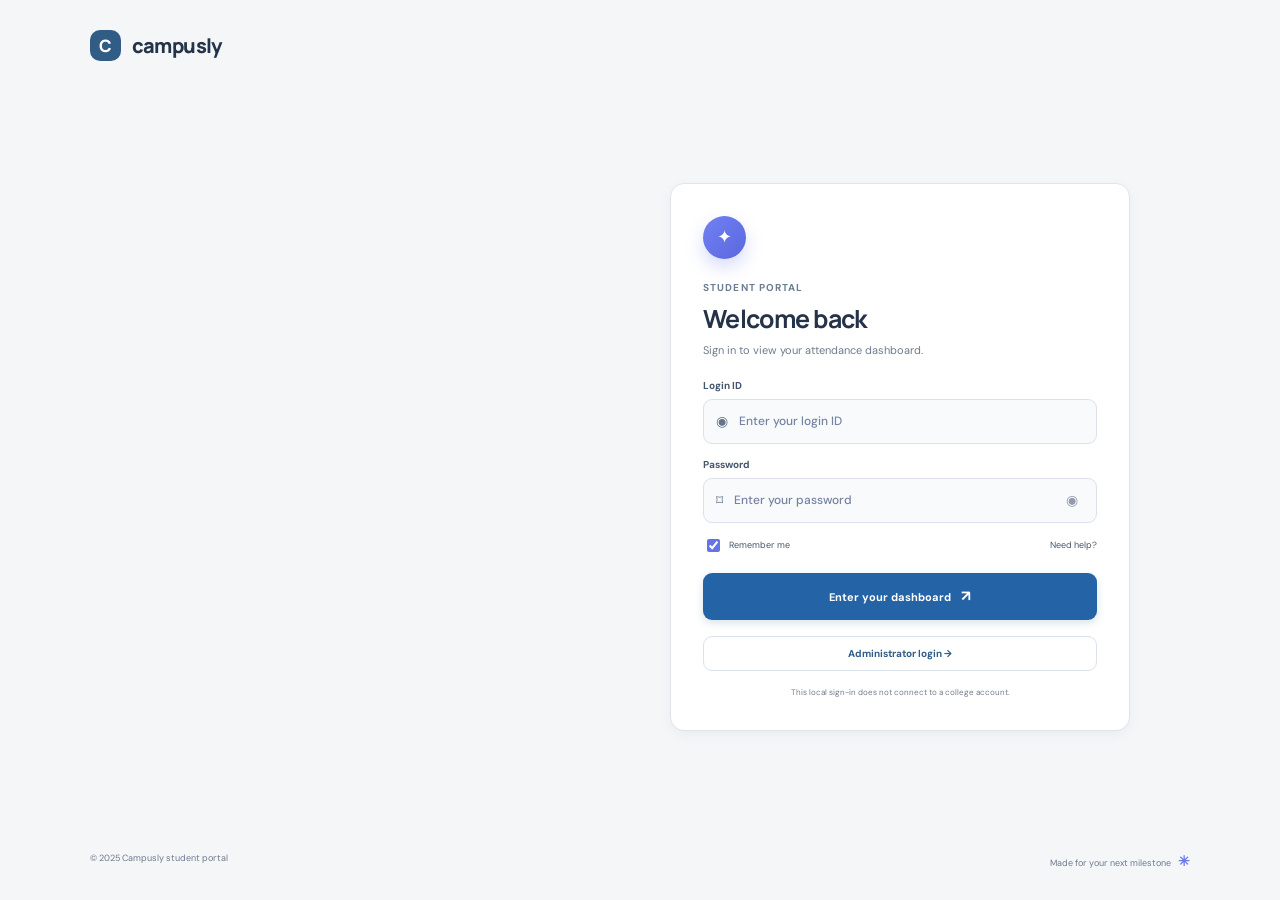
<file: subject.html>
<!doctype html>
<html lang="en">
  <head>
    <meta charset="utf-8" />
    <meta name="viewport" content="width=device-width, initial-scale=1" />
    <meta name="theme-color" content="#172b43" />
    <title>Subject details | Campusly</title>
    <link rel="preconnect" href="https://fonts.googleapis.com" />
    <link rel="preconnect" href="https://fonts.gstatic.com" crossorigin />
    <link
      href="https://fonts.googleapis.com/css2?family=DM+Sans:wght@400;500;600;700&family=Manrope:wght@500;600;700;800&display=swap"
      rel="stylesheet"
    />
    <link rel="stylesheet" href="css/style.css" />
    <link rel="stylesheet" href="css/pages.css" />
    <link rel="stylesheet" href="css/theme.css" />
    <script src="js/student-pages.js" defer></script>
  </head>
  <body class="standalone-student-page">
    <header class="topbar">
      <a class="brand" href="index.html"
        ><span class="brand-mark">C</span><span>campusly</span></a
      >
      <nav class="home-nav" aria-label="Main navigation">
        <a class="home-link" href="index.html">Home</a
        ><a class="home-link active" href="subjects.html">Subjects</a
        ><a class="home-link" href="history.html">History</a
        ><a class="home-link" href="planner.html">Planner</a>
      </nav>
      <div class="topbar-right">
        <span class="term-pill"
          ><span class="live-dot"></span> Current semester</span
        ><a
          class="avatar profile-link"
          href="profile.html"
          id="pageAvatar"
          aria-label="Student details"
          >—</a
        ><button class="logout-button" id="pageLogout" type="button">
          Log out
        </button>
      </div>
    </header>
    <main class="main-content">
      <div class="page-wrap subject-detail-wrap">
        <section class="welcome-row">
          <div>
            <div class="eyebrow">SUBJECT DETAILS</div>
            <h1 id="subjectDetailName">Loading subject…</h1>
            <p id="subjectDetailCode"></p>
          </div>
          <a class="button" href="subjects.html">← All subjects</a>
        </section>
        <section
          class="subject-detail-summary"
          id="subjectDetailSummary"
        ></section>
        <section class="panel subject-record-panel">
          <div class="panel-heading">
            <div>
              <div class="eyebrow">CLASS-BY-CLASS</div>
              <h2>Attendance records</h2>
            </div>
            <span class="record-count" id="subjectRecordCount">0 records</span>
          </div>
          <div class="history-table-wrap">
            <table class="history-table" id="subjectRecordTable">
              <thead>
                <tr>
                  <th>DATE</th>
                  <th>ATTENDANCE STATUS</th>
                </tr>
              </thead>
              <tbody id="subjectRecordBody"></tbody>
            </table>
            <div class="empty-state" id="subjectRecordsEmpty" hidden>
              No attendance records are available for this subject.
            </div>
          </div>
        </section>
        <footer class="page-footer">
          <span>Campusly student portal</span
          ><a href="planner.html">Open attendance planner →</a>
        </footer>
      </div>
    </main>
  </body>
</html>
</file>
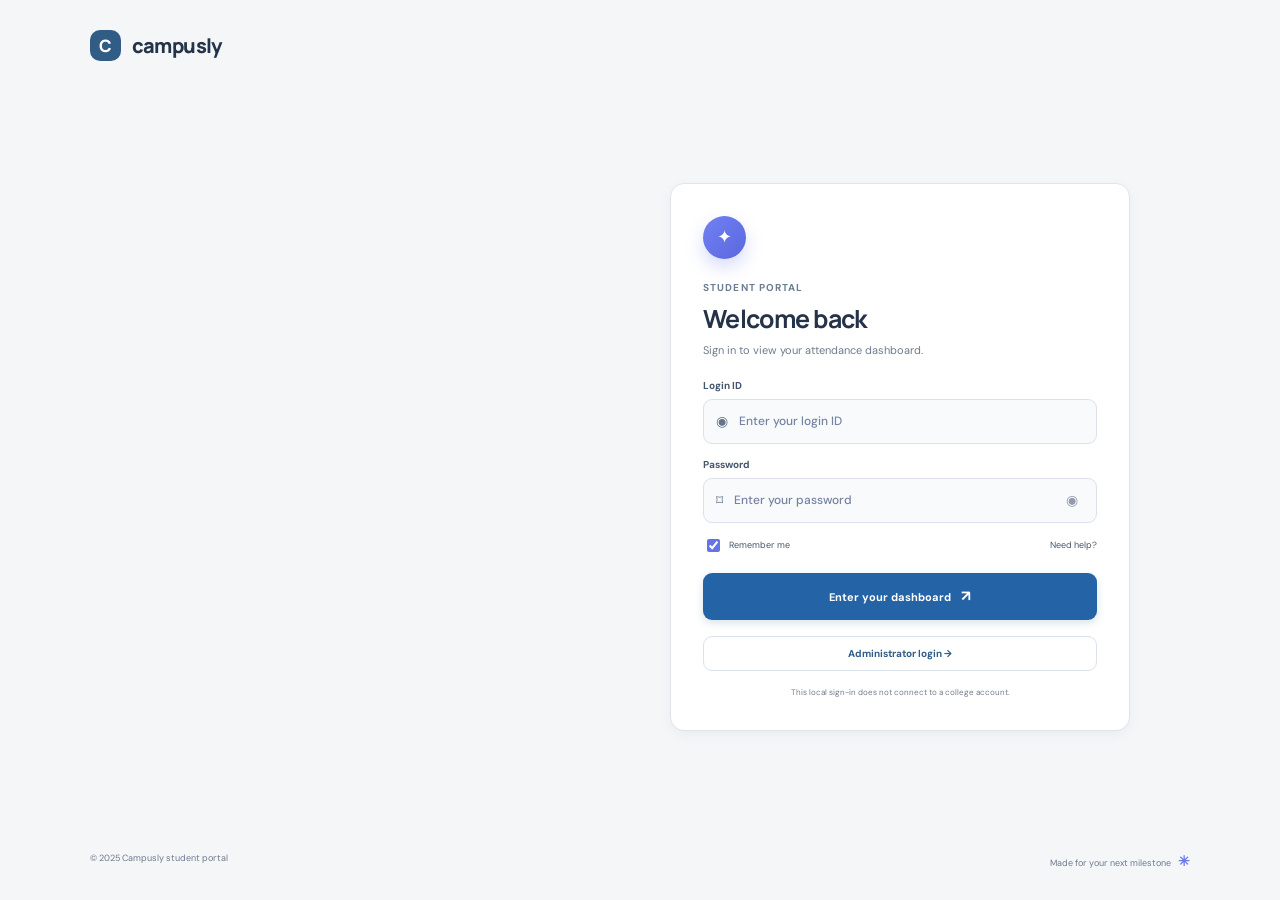
<file: subjects.html>
<!doctype html>
<html lang="en">
  <head>
    <meta charset="utf-8" />
    <meta name="viewport" content="width=device-width, initial-scale=1" />
    <meta name="theme-color" content="#172b43" />
    <title>Subjects | Campusly</title>
    <link rel="preconnect" href="https://fonts.googleapis.com" />
    <link rel="preconnect" href="https://fonts.gstatic.com" crossorigin />
    <link
      href="https://fonts.googleapis.com/css2?family=DM+Sans:wght@400;500;600;700&family=Manrope:wght@500;600;700;800&display=swap"
      rel="stylesheet"
    />
    <link rel="stylesheet" href="css/style.css" />
    <link rel="stylesheet" href="css/pages.css" />
    <link rel="stylesheet" href="css/theme.css" />
    <script src="js/student-pages.js" defer></script>
  </head>
  <body class="standalone-student-page">
    <header class="topbar">
      <a class="brand" href="index.html"
        ><span class="brand-mark">C</span><span>campusly</span></a
      >
      <nav class="home-nav" aria-label="Main navigation">
        <a class="home-link" href="index.html">Home</a
        ><a class="home-link active" href="subjects.html">Subjects</a
        ><a class="home-link" href="history.html">History</a
        ><a class="home-link" href="planner.html">Planner</a>
      </nav>
      <div class="topbar-right">
        <span class="term-pill"
          ><span class="live-dot"></span> Current semester</span
        ><a
          class="avatar profile-link"
          href="profile.html"
          id="pageAvatar"
          aria-label="Student details"
          >—</a
        ><button class="logout-button" id="pageLogout" type="button">
          Log out
        </button>
      </div>
    </header>
    <main class="main-content">
      <div class="page-wrap">
        <section class="welcome-row">
          <div>
            <div class="eyebrow">SUBJECT ATTENDANCE</div>
            <h1>Your subjects</h1>
            <p id="pageStudentLine">
              Attendance details for your current semester.
            </p>
          </div>
          <a class="button" href="planner.html"
            >Open attendance planner <span>→</span></a
          >
        </section>
        <section class="page-subject-summary" id="subjectSummary"></section>
        <section
          class="subject-grid standalone-subject-grid"
          id="pageSubjectGrid"
          aria-live="polite"
        ></section>
        <footer class="page-footer">
          <span>Campusly student portal</span
          ><a href="history.html">View attendance history →</a>
        </footer>
      </div>
    </main>
  </body>
</html>
</file>
<file: css/style.css>
/* Campusly attendance dashboard — responsive, framework-free styles. */
:root {
  --ink:#20283a;
  --muted:#858da0;
  --line:#edf0f5;
  --canvas:#f7f8fc;
  --white:#fff;
  --blue:#5568e9;
  --green:#239a74;
  --orange:#d68a2c;
  --red:#d85c61;
  --shadow:0 7px 24px rgba(38,51,87,.045)
}
* {
  box-sizing:border-box
}
html {
  scroll-behavior:smooth;
  scroll-padding-top:88px
}
body {
  margin:0;
  background:var(--canvas);
  color:var(--ink);
  font-family:'DM Sans',sans-serif;
  font-size:14px;
  -webkit-font-smoothing:antialiased
}
button,a,select {
  font:inherit
}
a {
  color:inherit;
  text-decoration:none
}
.app-shell {
  min-height:100vh
}
.sidebar {
  width:245px;
  background:#fff;
  border-right:1px solid var(--line);
  position:fixed;
  inset:0 auto 0 0;
  display:flex;
  flex-direction:column;
  padding:27px 17px 17px;
  z-index:20
}
.brand {
  display:flex;
  align-items:center;
  gap:10px;
  padding:0 12px;
  color:#253148;
  font:800 20px Manrope,sans-serif;
  letter-spacing:-.7px
}
.brand-mark {
  height:31px;
  width:31px;
  border-radius:10px;
  background:#596bed;
  color:#fff;
  display:grid;
  place-items:center;
  font:800 17px Manrope,sans-serif;
  box-shadow:0 5px 12px #596bed40
}
.sidebar-label,.eyebrow {
  font-size:10px;
  font-weight:700;
  letter-spacing:1.1px;
  color:#a0a7b7
}
.sidebar-label {
  margin:47px 12px 14px
}
.side-nav {
  display:grid;
  gap:5px
}
.nav-link {
  height:43px;
  display:flex;
  align-items:center;
  gap:12px;
  padding:0 13px;
  color:#81899a;
  border-radius:9px;
  font-weight:500;
  transition:.18s
}
.nav-link:hover {
  background:#f7f8fc;
  color:#394561
}
.nav-link.active {
  color:#5063df;
  background:#eef0ff;
  font-weight:700
}
.nav-icon {
  font-size:19px;
  width:19px;
  text-align:center
}
.sidebar-bottom {
  margin-top:auto
}
.help-card {
  padding:16px 14px 15px;
  border-radius:12px;
  background:#f6f7ff;
  border:1px solid #edf0ff
}
.help-icon {
  height:25px;
  width:25px;
  background:#e8ebff;
  color:#6776e7;
  display:grid;
  place-items:center;
  border-radius:8px;
  margin-bottom:11px
}
.help-card strong {
  font-size:12px
}
.help-card p {
  font-size:11px;
  color:#8991a3;
  line-height:1.55;
  margin:6px 0 11px
}
.help-card a {
  font-size:11px;
  font-weight:700;
  color:#586ae0
}
.help-card a span {
  font-size:15px;
  margin-left:3px
}
.sample-note {
  display:flex;
  align-items:center;
  gap:7px;
  color:#9ba2b1;
  font-size:10px;
  margin:19px 4px
}
.sample-dot,.live-dot {
  display:inline-block;
  height:6px;
  width:6px;
  border-radius:50%;
  background:#49bc8c
}
.sidebar-profile {
  padding:13px 2px 0;
  border-top:1px solid var(--line);
  display:flex;
  align-items:center;
  gap:10px
}
.sidebar-profile strong {
  display:block;
  font-size:11px
}
.sidebar-profile span {
  display:block;
  color:#9da4b1;
  font-size:10px;
  margin-top:3px
}
.avatar {
  height:34px;
  width:34px;
  border-radius:50%;
  display:grid;
  place-items:center;
  background:#e8e9ff;
  color:#5a67ca;
  font-weight:700;
  font-size:11px
}
.small-avatar {
  height:29px;
  width:29px
}
.sidebar-profile .profile-more {
  margin-left:auto;
  font-size:18px;
  margin-top:0;
  color:#8790a1
}
.main-content {
  margin-left:245px;
  min-height:100vh
}
.topbar {
  height:70px;
  border-bottom:1px solid var(--line);
  background:rgba(255,255,255,.92);
  display:flex;
  align-items:center;
  justify-content:space-between;
  padding:0 44px;
  position:sticky;
  top:0;
  z-index:10;
  backdrop-filter:blur(10px)
}
.breadcrumb {
  color:#9da3b1;
  font-size:12px
}
.breadcrumb span {
  margin:0 8px;
  color:#c2c6cf
}
.breadcrumb strong {
  color:#454e62;
  font-weight:600
}
.topbar-right {
  display:flex;
  align-items:center;
  gap:18px
}
.term-pill {
  font-size:11px;
  color:#697286;
  border:1px solid #e9ecf3;
  border-radius:7px;
  padding:8px 11px
}
.term-pill .live-dot {
  height:6px;
  width:6px;
  margin:0 6px 0 0
}
.menu-toggle {
  display:none
}
.page-wrap {
  max-width:1380px;
  margin:0 auto;
  padding:34px 44px 22px
}
.welcome-row {
  display:flex;
  justify-content:space-between;
  align-items:center;
  margin-bottom:24px
}
.welcome-row .eyebrow {
  margin-bottom:8px
}
.welcome-row h1 {
  font:700 25px Manrope,sans-serif;
  letter-spacing:-.8px;
  margin:0
}
.welcome-row p {
  color:#9098a8;
  font-size:12px;
  margin:6px 0 0
}
.wave {
  font-size:19px;
  color:#ecb153
}
.button {
  border-radius:8px;
  padding:9px 13px;
  border:1px solid #e8ebf2;
  background:#fff;
  color:#4b556a;
  font-size:11px;
  font-weight:600;
  cursor:pointer;
  box-shadow:0 2px 5px #27304d08;
  transition:.18s
}
.button:hover {
  transform:translateY(-1px);
  box-shadow:0 5px 13px #27304d10
}
.button-light span {
  font-size:15px;
  color:#737ff0;
  margin-right:5px
}
.student-strip {
  min-height:81px;
  padding:14px 18px;
  background:#fff;
  border:1px solid #f0f1f6;
  border-radius:11px;
  box-shadow:var(--shadow);
  display:flex;
  align-items:center;
  gap:14px
}
.student-avatar {
  width:43px;
  height:43px;
  border-radius:12px;
  display:grid;
  place-items:center;
  background:#f0efff;
  color:#666bd0;
  font:700 13px Manrope,sans-serif
}
.student-main {
  min-width:190px
}
.student-main strong {
  display:block;
  font-size:13px
}
.student-main span {
  font-size:10px;
  color:#969eae;
  display:block;
  margin-top:4px
}
.student-detail {
  border-left:1px solid var(--line);
  padding-left:20px;
  min-width:132px
}
.student-detail span {
  display:block;
  font-size:9px;
  letter-spacing:.65px;
  color:#a0a6b4;
  margin-bottom:6px
}
.student-detail strong {
  font-size:11px;
  font-weight:600;
  color:#4a5367
}
.sample-badge {
  margin-left:auto;
  border-radius:5px;
  background:#f6f7fa;
  padding:6px 8px;
  color:#9299a9;
  font-size:8px;
  font-weight:700;
  letter-spacing:.7px
}
.section-heading {
  display:flex;
  align-items:end;
  justify-content:space-between;
  margin:32px 0 14px
}
.section-heading h2,.panel h2 {
  font:700 16px Manrope,sans-serif;
  letter-spacing:-.35px;
  margin:5px 0 0
}
.updated-label {
  font-size:10px;
  color:#9ca3b1
}
.updated-label .live-dot {
  margin-right:5px
}
.overview-grid {
  display:grid;
  grid-template-columns:1.55fr repeat(3,1fr);
  gap:13px
}
.attendance-card,.metric-card,.subject-card,.panel {
  border:1px solid #eff1f6;
  border-radius:11px;
  background:#fff;
  box-shadow:var(--shadow)
}
.attendance-card {
  padding:17px 19px;
  min-height:164px
}
.card-topline {
  display:flex;
  justify-content:space-between;
  align-items:center;
  color:#737c90;
  font-size:11px
}
.circle-icon {
  display:grid;
  place-items:center;
  width:26px;
  height:26px;
  border-radius:8px;
  font-size:13px
}
.blue-icon {
  background:#eff0ff;
  color:#6272e6
}
.overall-number {
  display:flex;
  align-items:center;
  gap:10px;
  margin:9px 0 12px
}
.overall-number strong {
  font:800 31px Manrope,sans-serif;
  letter-spacing:-1.5px
}
.target-chip {
  font-size:9px;
  color:#7f88a0;
  background:#f4f5f9;
  border-radius:5px;
  padding:5px 7px
}
.progress-track {
  height:6px;
  border-radius:9px;
  background:#eef0f5;
  position:relative;
  overflow:visible
}
.progress-fill {
  height:100%;
  width:0;
  border-radius:inherit;
  background:var(--green);
  transition:width .45s ease
}
.overall-track .progress-fill {
  background:#6072e9
}
.target-marker {
  position:absolute;
  left:75%;
  top:-3px;
  height:12px;
  width:2px;
  background:#fff;
  box-shadow:0 0 0 1px #bec4d2;
  border-radius:2px
}
.progress-caption {
  display:flex;
  justify-content:space-between;
  margin-top:8px;
  font-size:9px;
  color:#8c94a5
}
.overall-foot {
  border-top:1px solid #f0f1f5;
  margin-top:13px;
  padding-top:10px;
  display:flex;
  gap:7px;
  align-items:center;
  color:#8f97a7;
  font-size:9px
}
.foot-icon {
  color:#4caf88
}
.metric-card {
  padding:16px 17px;
  min-height:164px;
  position:relative;
  overflow:hidden
}
.metric-icon {
  height:27px;
  width:27px;
  border-radius:8px;
  display:grid;
  place-items:center;
  font-size:13px;
  margin-bottom:13px
}
.mint-icon {
  color:#299c7b;
  background:#e9f8f2
}
.lavender-icon {
  color:#7270d7;
  background:#f0efff
}
.peach-icon {
  color:#d58b48;
  background:#fff2e9
}
.metric-label {
  display:block;
  color:#838b9d;
  font-size:10px;
  position:relative;
  z-index:1
}
.metric-number {
  display:block;
  font:700 23px Manrope,sans-serif;
  margin:4px 0 2px;
  position:relative;
  z-index:1
}
.metric-sub {
  font-size:9px;
  color:#a1a7b4;
  position:relative;
  z-index:1
}
.metric-decoration {
  position:absolute;
  width:70px;
  height:70px;
  right:-18px;
  bottom:-27px;
  border-radius:50%;
  opacity:.4
}
.mint-decoration {
  background:#dff5ec
}
.lavender-decoration {
  background:#e8e6fb
}
.peach-decoration {
  background:#ffeadb
}
.subjects-heading {
  margin-top:31px
}
.subjects-heading h2 {
  margin-top:5px
}
.count-badge {
  font:600 9px 'DM Sans';
  color:#7e88a0;
  background:#eff1f6;
  padding:3px 6px;
  border-radius:5px;
  vertical-align:2px;
  margin-left:3px
}
.text-link {
  color:#6774db;
  font-size:10px;
  font-weight:600
}
.text-link span {
  font-size:14px;
  margin-left:3px
}
.subject-grid {
  display:grid;
  grid-template-columns:repeat(3,1fr);
  gap:12px
}
.subject-card {
  padding:15px 16px 13px;
  min-width:0
}
.subject-top {
  display:flex;
  justify-content:space-between;
  gap:10px;
  align-items:start
}
.subject-name {
  font-size:12px;
  font-weight:700;
  line-height:1.45
}
.subject-code {
  font-size:9px;
  color:#9ca3b2;
  margin-top:3px
}
.status-pill {
  white-space:nowrap;
  border-radius:5px;
  padding:5px 7px;
  font-size:8px;
  font-weight:700
}
.status-pill.safe {
  color:#249572;
  background:#eaf8f2
}
.status-pill.warning {
  color:#c78832;
  background:#fff5e9
}
.status-pill.low {
  color:#d45c63;
  background:#fff0f0
}
.subject-percentage-row {
  display:flex;
  align-items:baseline;
  gap:5px;
  margin:12px 0 8px
}
.subject-percentage {
  font:700 22px Manrope,sans-serif;
  letter-spacing:-.6px
}
.subject-percentage-label {
  font-size:9px;
  color:#9ba2b1
}
.subject-card .progress-track {
  height:5px
}
.subject-stats {
  display:flex;
  justify-content:space-between;
  margin-top:10px;
  font-size:9px;
  color:#8d95a5
}
.subject-stats strong {
  color:#606a7f;
  font-weight:600
}
.subject-alert {
  color:#d45c63;
  font-size:9px;
  line-height:1.45;
  margin-top:9px;
  padding-top:8px;
  border-top:1px solid #f4eeee
}
.lower-grid {
  display:grid;
  grid-template-columns:1.4fr 1fr;
  gap:14px;
  margin-top:29px;
  align-items:stretch
}
.panel {
  padding:18px 18px 12px
}
.panel-heading {
  display:flex;
  justify-content:space-between;
  align-items:center
}
.panel-heading h2 {
  font-size:15px
}
.filter-row {
  display:flex;
  align-items:center;
  gap:8px;
  margin:16px 0 9px
}
.select-wrap {
  position:relative;
  display:inline-flex;
  align-items:center
}
.select-wrap select {
  appearance:none;
  border:1px solid #eaedf3;
  background:#fff;
  border-radius:7px;
  padding:8px 28px 8px 10px;
  color:#697286;
  font-size:10px;
  min-width:118px;
  cursor:pointer;
  outline:none
}
.select-wrap select:focus {
  border-color:#8591ea;
  box-shadow:0 0 0 3px #8591ea20
}
.select-wrap>span:not(.sr-only) {
  position:absolute;
  right:10px;
  pointer-events:none;
  color:#8991a1;
  font-size:13px
}
.record-count {
  margin-left:auto;
  font-size:9px;
  color:#a1a7b4
}
.history-table {
  width:100%;
  border-collapse:collapse;
  text-align:left
}
.history-table th {
  font-size:8px;
  letter-spacing:.65px;
  color:#a4aab7;
  font-weight:700;
  padding:10px 7px;
  border-bottom:1px solid #eff1f5
}
.history-table td {
  padding:11px 7px;
  border-bottom:1px solid #f2f3f7;
  font-size:10px;
  color:#667085
}
.history-table td:first-child {
  color:#848c9c;
  white-space:nowrap
}
.history-table td:nth-child(2) {
  font-weight:600;
  color:#454e62
}
.history-table tbody tr:last-child td {
  border-bottom:0
}
.history-status {
  display:inline-flex;
  align-items:center;
  gap:5px;
  border-radius:5px;
  padding:5px 7px;
  font-size:9px;
  font-weight:600
}
.history-status.present {
  color:#218b6b;
  background:#ebf8f2
}
.history-status.absent {
  color:#cf5e65;
  background:#fff0f0
}
.status-dot {
  height:5px;
  width:5px;
  border-radius:50%;
  background:currentColor
}
.history-table-wrap {
  min-height:193px
}
.empty-state {
  text-align:center;
  color:#9ca3b1;
  padding:55px 10px;
  font-size:11px
}
.table-footer {
  border-top:1px solid #eff1f5;
  padding-top:10px;
  display:flex;
  align-items:center;
  justify-content:space-between;
  color:#a0a6b3;
  font-size:9px
}
.button-quiet {
  padding:6px 9px;
  box-shadow:none;
  font-size:9px
}
.button-quiet span {
  color:#7c86a0;
  margin-left:4px
}
.planner-panel {
  padding:19px 19px 14px;
  display:flex;
  flex-direction:column
}
.planner-title {
  display:flex;
  align-items:center;
  gap:11px
}
.planner-icon {
  height:33px;
  width:33px;
  background:#eff0ff;
  border-radius:10px;
  display:grid;
  place-items:center;
  color:#6775e3;
  font-size:16px
}
.planner-title h2 {
  margin-top:4px
}
.planner-description {
  font-size:10px;
  line-height:1.55;
  color:#929aab;
  margin:13px 0 14px;
  max-width:330px
}
.field-label {
  font-size:9px;
  font-weight:600;
  color:#7a8396;
  margin-bottom:6px
}
.planner-select {
  width:100%
}
.planner-select select {
  width:100%;
  font-size:10px;
  padding:10px 30px 10px 11px
}
.planner-result {
  margin-top:14px;
  background:#f7f8ff;
  border:1px solid #eeefff;
  border-radius:9px;
  padding:12px;
  display:flex;
  align-items:center;
  gap:12px
}
.result-number {
  height:42px;
  min-width:48px;
  padding:0 7px;
  display:grid;
  place-items:center;
  border-radius:9px;
  background:#fff;
  color:#586be0;
  font:800 21px Manrope,sans-serif;
  box-shadow:0 3px 9px #5265d814
}
.planner-result.success .result-number {
  color:#219573
}
.planner-result.empty .result-number {
  font-size:18px
}
.planner-result strong {
  font-size:10px
}
.planner-result p {
  margin:3px 0 0;
  color:#939bac;
  font-size:9px;
  line-height:1.45
}
.target-note {
  display:flex;
  align-items:center;
  gap:7px;
  margin-top:13px;
  font-size:9px;
  color:#858da0
}
.target-note>span:first-child {
  font-size:15px;
  color:#6977e5
}
.target-note strong {
  color:#555f75
}
.planner-footnote {
  border-top:1px solid #f0f1f5;
  padding-top:10px;
  margin-top:auto;
  color:#a1a7b3;
  font-size:8px;
  line-height:1.5
}
.page-footer {
  display:flex;
  justify-content:space-between;
  gap:14px;
  color:#a0a6b3;
  font-size:9px;
  margin-top:24px;
  padding:0 2px
}
.page-footer a {
  color:#6876dc;
  font-weight:600
}
.footer-dot {
  padding:0 4px;
  color:#c4c8d1
}
.sr-only {
  position:absolute;
  width:1px;
  height:1px;
  padding:0;
  margin:-1px;
  overflow:hidden;
  clip:rect(0,0,0,0);
  white-space:nowrap;
  border:0
}
/* Wide desktop layouts */
@media(min-width:1500px) {
  .page-wrap {
    padding-top:42px
  }
  .overview-grid {
    gap:16px
  }
  .subject-grid {
    gap:15px
  }
  .lower-grid {
    margin-top:34px
  }
}
/* Tablet and compact desktop layouts */
@media(max-width:1120px) {
  .sidebar {
    width:218px
  }
  .main-content {
    margin-left:218px
  }
  .topbar {
    padding:0 30px
  }
  .page-wrap {
    padding:29px 30px 20px
  }
  .student-detail {
    min-width:115px;
    padding-left:14px
  }
  .student-main {
    min-width:155px
  }
  .overview-grid {
    grid-template-columns:1.4fr repeat(3,1fr)
  }
  .attendance-card,.metric-card {
    min-height:157px
  }
  .subject-grid {
    grid-template-columns:repeat(2,1fr)
  }
}
/* Mobile navigation and stacked content */
@media(max-width:800px) {
  .sidebar {
    transform:translateX(-100%);
    transition:transform .24s ease;
    box-shadow:12px 0 30px #24304c12
  }
  .sidebar.open {
    transform:translateX(0)
  }
  .main-content {
    margin-left:0
  }
  .topbar {
    height:62px;
    padding:0 22px
  }
  .menu-toggle {
    display:block;
    border:0;
    background:transparent;
    color:#657089;
    font-size:18px;
    padding:5px 9px;
    margin-left:-8px;
    cursor:pointer
  }
  .breadcrumb {
    margin-right:auto;
    margin-left:10px
  }
  .topbar-right {
    gap:12px
  }
  .term-pill {
    font-size:10px;
    padding:7px 8px
  }
  .page-wrap {
    padding:25px 22px 18px
  }
  .lower-grid {
    grid-template-columns:1fr
  }
  .planner-panel {
    min-height:300px
  }
  .student-strip {
    flex-wrap:wrap;
    gap:12px
  }
  .student-main {
    min-width:180px;
    flex:1
  }
  .student-detail {
    min-width:120px
  }
  .sample-badge {
    margin-left:0
  }
}
@media(max-width:560px) {
  .topbar {
    padding:0 15px
  }
  .term-pill {
    max-width:135px;
    overflow:hidden;
    text-overflow:ellipsis;
    white-space:nowrap
  }
  .topbar-right {
    gap:7px
  }
  .topbar-right .avatar {
    height:30px;
    width:30px
  }
  .page-wrap {
    padding:22px 15px 17px
  }
  .welcome-row {
    align-items:flex-start;
    gap:12px
  }
  .welcome-row h1 {
    font-size:21px
  }
  .welcome-row p {
    font-size:11px
  }
  .welcome-row .button {
    padding:8px;
    font-size:0;
    white-space:nowrap
  }
  .welcome-row .button span {
    font-size:15px
  }
  .student-strip {
    padding:13px;
    gap:10px
  }
  .student-avatar {
    width:38px;
    height:38px
  }
  .student-main {
    min-width:calc(100% - 52px)
  }
  .student-detail {
    min-width:calc(50% - 8px);
    border-left:0;
    border-top:1px solid var(--line);
    padding:10px 0 0
  }
  .student-detail:nth-of-type(4) {
    padding-left:10px;
    border-left:1px solid var(--line)
  }
  .sample-badge {
    margin-top:3px
  }
  .section-heading {
    margin-top:27px
  }
  .updated-label {
    font-size:9px
  }
  .overview-grid {
    grid-template-columns:repeat(2,1fr);
    gap:9px
  }
  .attendance-card {
    grid-column:1/-1
  }
  .attendance-card,.metric-card {
    min-height:145px
  }
  .metric-card {
    padding:13px
  }
  .subject-grid {
    grid-template-columns:1fr;
    gap:9px
  }
  .subjects-heading {
    align-items:flex-end
  }
  .text-link {
    font-size:9px
  }
  .lower-grid {
    margin-top:25px;
    gap:11px
  }
  .panel {
    padding:15px 12px 11px
  }
  .panel h2 {
    font-size:14px
  }
  .filter-row {
    gap:6px
  }
  .select-wrap select {
    min-width:0;
    max-width:145px;
    font-size:9px;
    padding-left:8px;
    padding-right:23px
  }
  .record-count {
    font-size:8px
  }
  .history-table th {
    font-size:7px
  }
  .history-table td {
    font-size:9px;
    padding:10px 4px
  }
  .history-status {
    font-size:8px;
    padding:4px 5px
  }
  .page-footer {
    flex-direction:column;
    line-height:1.5;
    margin-top:18px
  }
  .planner-panel {
    padding:15px
  }
  .breadcrumb {
    font-size:10px
  }
}
/* Respect the visitor's reduced-motion preference. */
@media(prefers-reduced-motion:reduce) {
  *,*::before,*::after {
    scroll-behavior:auto!important;
    transition:none!important
  }
}
/* Login screen, circular accents, and animated interactions */
.app-shell {
  display:none
}
.login-screen {
  min-height:100vh;
  position:relative;
  overflow:hidden;
  background:radial-gradient(ellipse at 12% 90%,#dff7f1 0,transparent 27%),radial-gradient(ellipse at 82% 14%,#e6eaff 0,transparent 32%),#f8f9ff;
  padding:30px clamp(22px,7vw,110px);
  display:flex;
  flex-direction:column;
  justify-content:space-between
}
.login-brand {
  display:flex;
  align-items:center;
  gap:11px;
  font:800 20px Manrope,sans-serif;
  letter-spacing:-.6px;
  z-index:1
}
.login-layout {
  width:min(980px,100%);
  margin:auto;
  display:grid;
  grid-template-columns:1.1fr .9fr;
  align-items:center;
  gap:clamp(40px,9vw,120px);
  position:relative;
  z-index:1;
  padding:42px 0
}
.login-card {
  background:#fff;
  border:1px solid #edf0f8;
  border-radius:22px;
  padding:32px;
  box-shadow:0 22px 60px #364a8220;
  animation:card-in .7s cubic-bezier(.2,.8,.2,1) both;
  position:relative
}
.login-card:before {
  content:"";
  position:absolute;
  inset:8px -8px -8px 8px;
  border:1px solid #e9ecfa;
  border-radius:22px;
  z-index:-1
}
.login-card-icon {
  width:43px;
  height:43px;
  border-radius:50%;
  display:grid;
  place-items:center;
  color:#fff;
  background:linear-gradient(135deg,#7180f3,#5968dc);
  box-shadow:0 8px 17px #6677e744;
  font-size:18px;
  margin-bottom:22px
}
.login-card h2 {
  font:700 25px Manrope,sans-serif;
  letter-spacing:-.7px;
  margin:7px 0
}
.login-subtitle {
  font-size:11px;
  color:#969eb0;
  margin:0 0 22px
}
.login-card>label {
  display:block;
  font-size:10px;
  font-weight:700;
  color:#657087;
  margin:14px 0 7px
}
.input-wrap {
  height:45px;
  border:1px solid #e9ecf2;
  border-radius:9px;
  display:flex;
  align-items:center;
  gap:9px;
  padding:0 12px;
  color:#939bb0;
  transition:.2s
}
.input-wrap:focus-within {
  border-color:#7986eb;
  box-shadow:0 0 0 4px #7784ed18
}
.input-wrap input {
  border:0;
  outline:0;
  background:transparent;
  color:#3c465d;
  font:500 12px 'DM Sans';
  width:100%;
  height:100%
}
.input-wrap button {
  border:0;
  background:transparent;
  color:#929ab0;
  cursor:pointer
}
.login-options {
  display:flex;
  justify-content:space-between;
  align-items:center;
  color:#758099;
  font-size:9px;
  margin:13px 0 18px
}
.remember {
  display:flex;
  align-items:center;
  gap:6px
}
.remember input {
  accent-color:#6474e8
}
.login-options>span {
  color:#7582e0
}
.credential-hint {
  display:grid;
  grid-template-columns:1fr 1fr;
  gap:6px 10px;
  margin-top:13px;
  padding:10px 11px;
  border:1px solid #eef0fa;
  border-radius:9px;
  background:#f8f9ff
}
.credential-hint span {
  grid-column:1/-1;
  color:#929bb0;
  font-size:8px;
  font-weight:700;
  letter-spacing:.8px
}
.credential-hint strong {
  color:#586681;
  font-size:9px;
  font-weight:600
}
.login-submit {
  height:47px;
  width:100%;
  border:0;
  border-radius:9px;
  background:linear-gradient(100deg,#6677ed,#5868df);
  color:#fff;
  font-size:11px;
  font-weight:700;
  cursor:pointer;
  box-shadow:0 8px 18px #586be642;
  transition:transform .2s,box-shadow .2s;
  position:relative;
  overflow:hidden
}
.login-submit span {
  margin-left:7px;
  font-size:15px
}
.login-submit:hover {
  transform:translateY(-2px);
  box-shadow:0 12px 22px #586be654
}
.login-submit:active {
  transform:scale(.98)
}
.login-submit:disabled {
  cursor:not-allowed;
  opacity:.55;
  transform:none
}
.login-submit:before {
  content:"";
  position:absolute;
  width:30px;
  height:150%;
  top:-20%;
  left:-35%;
  transform:rotate(20deg);
  background:#ffffff40;
  transition:left .5s
}
.login-submit:hover:before {
  left:120%
}
.login-demo {
  display:flex;
  justify-content:space-between;
  align-items:center;
  margin-top:16px;
  padding:10px 11px;
  border-radius:8px;
  background:#f7f8fc
}
.login-demo span {
  font-size:8px;
  letter-spacing:.7px;
  color:#a1a8b6;
  font-weight:700
}
.login-demo strong {
  font-size:10px;
  color:#69738d
}
.login-demo b {
  color:#bdc2cf;
  padding:0 4px
}
.login-disclaimer {
  display:block;
  color:#a3aaba;
  font-size:8px;
  line-height:1.5;
  text-align:center;
  margin-top:15px
}
.login-error {
  color:#c7515c;
  font-size:10px;
  padding-top:10px
}
.login-bottom {
  display:flex;
  justify-content:space-between;
  color:#9ba3b3;
  font-size:9px;
  position:relative;
  z-index:1
}
.login-bottom b {
  color:#6878e7;
  font-size:14px;
  margin-left:5px
}
.authenticated .login-screen {
  display:none
}
.authenticated .app-shell {
  display:block
}
.brand {
  padding:0;
  font-size:18px
}
.topbar {
  padding:0 clamp(20px,4vw,56px);
  gap:30px
}
.home-nav {
  display:flex;
  align-items:center;
  gap:5px;
  margin-right:auto
}
.home-link {
  padding:10px 13px;
  border-radius:24px;
  color:#8b93a4;
  font-size:11px;
  font-weight:600;
  transition:color .2s,background .2s,transform .2s
}
.home-link:hover {
  color:#5365df;
  background:#f0f2ff;
  transform:translateY(-1px)
}
.home-link.active {
  background:#eff0ff;
  color:#5769df
}
.logout-button {
  border:1px solid #e7eaf1;
  background:white;
  border-radius:20px;
  padding:8px 13px;
  color:#69748a;
  font-size:10px;
  font-weight:700;
  cursor:pointer;
  transition:.2s
}
.logout-button:hover {
  border-color:#f1c8ca;
  color:#c95e64;
  background:#fff6f6;
  transform:scale(1.04)
}
.main-content {
  margin-left:0
}
.topbar {
  height:74px
}
.page-wrap {
  max-width:1440px;
  padding-top:36px
}
.metric-icon,.circle-icon,.planner-icon {
  border-radius:50%;
  width:32px;
  height:32px
}
.metric-decoration {
  width:92px;
  height:92px;
  right:-19px;
  bottom:-37px
}
.attendance-card,.metric-card,.subject-card,.panel {
  border-radius:15px
}
.attendance-card:hover,.metric-card:hover,.subject-card:hover {
  transform:translateY(-3px);
  box-shadow:0 13px 30px #26335712
}
.attendance-card,.metric-card,.subject-card {
  transition:transform .25s,box-shadow .25s
}
.button,.button-quiet {
  border-radius:24px;
  transition:transform .2s,box-shadow .2s,background .2s
}
.button:active,.home-link:active {
  transform:scale(.96)
}
.student-avatar {
  border-radius:50%
}
.avatar {
  box-shadow:0 0 0 3px #f5f6ff
}
.page-footer {
  padding-bottom:15px
}
@keyframes card-in {
  from {
    opacity:0;
    transform:translateY(18px) scale(.985)
  }
  to {
    opacity:1;
    transform:translateY(0) scale(1)
  }
}
/* Responsive layout for the login-first navigation */
@media(max-width:800px) {
  .sidebar {
    display:none
  }
  .main-content {
    margin-left:0
  }
  .topbar {
    padding:0 20px;
    gap:14px
  }
  .home-nav {
    gap:0
  }
  .home-link {
    padding:9px 10px;
    font-size:10px
  }
  .topbar-right {
    gap:10px
  }
  .login-layout {
    gap:36px
  }
}
@media(max-width:600px) {
  .login-screen {
    padding:22px 18px
  }
  .login-layout {
    grid-template-columns:1fr;
    gap:25px;
    padding:24px 0
  }
  .login-card {
    padding:23px 21px
  }
  .login-bottom {
    font-size:8px
  }
  .topbar {
    height:auto;
    min-height:66px;
    padding:10px 14px;
    flex-wrap:wrap;
    gap:5px
  }
  .topbar .brand {
    font-size:16px
  }
  .topbar .brand-mark {
    width:28px;
    height:28px
  }
  .home-nav {
    order:3;
    width:100%;
    justify-content:space-around;
    margin:2px 0 0
  }
  .home-link {
    padding:7px 10px;
    font-size:9px
  }
  .topbar-right {
    margin-left:auto;
    gap:7px
  }
  .term-pill {
    display:none
  }
  .logout-button {
    font-size:9px;
    padding:7px 10px
  }
  .page-wrap {
    padding-top:20px
  }
  .welcome-row h1 {
    font-size:20px
  }
}
/* Reduce animation when requested by the operating system. */
@media(prefers-reduced-motion:reduce) {
  .login-card {
    animation:none!important
  }
  .attendance-card:hover,.metric-card:hover,.subject-card:hover {
    transform:none
  }
}

/* Keep the login card in its original right-hand position after removing the promo block. */
.login-layout--form-only .login-card {
  grid-column: 2;
}

@media (max-width: 600px) {
  .login-layout--form-only {
    grid-template-columns: 1fr;
  }

  .login-layout--form-only .login-card {
    grid-column: 1;
  }
}
@media (min-width: 601px) {
  .login-layout--form-only {
    grid-template-columns: minmax(0, 1fr) minmax(420px, 460px);
  }
}

/* Keep the login screen within the visible viewport without page scrolling. */
.login-screen {
  height: 100vh;
  height: 100svh;
  min-height: 0;
  box-sizing: border-box;
}

@media (max-height: 760px) {
  .login-screen {
    padding-top: 14px;
    padding-bottom: 14px;
  }

  .login-layout--form-only {
    padding-top: 8px;
    padding-bottom: 8px;
  }

  .login-layout--form-only .login-card {
    padding: 22px 28px;
  }

  .login-layout--form-only .login-card-icon {
    width: 38px;
    height: 38px;
    margin-bottom: 12px;
  }

  .login-layout--form-only .login-subtitle {
    margin-bottom: 14px;
  }

  .login-layout--form-only .login-card > label {
    margin-top: 10px;
    margin-bottom: 5px;
  }

  .login-layout--form-only .input-wrap {
    height: 41px;
  }

  .login-layout--form-only .credential-hint {
    margin-top: 9px;
    padding: 8px 10px;
  }

  .login-layout--form-only .admin-entry {
    margin-top: 10px;
    padding: 8px 10px;
  }

  .login-layout--form-only .login-disclaimer {
    margin-top: 8px;
  }
}

@media (max-height: 600px) {
  .login-screen {
    padding-top: 8px;
    padding-bottom: 8px;
  }

  .login-layout--form-only {
    padding-top: 4px;
    padding-bottom: 4px;
  }

  .login-layout--form-only .login-card {
    padding: 16px 24px;
  }

  .login-layout--form-only .login-card-icon {
    display: none;
  }

  .login-layout--form-only .login-subtitle {
    margin-bottom: 9px;
  }

  .login-layout--form-only .login-card > label {
    margin-top: 7px;
  }

  .login-layout--form-only .login-bottom {
    display: none;
  }
}
</file>
<file: css/theme.css>
/* Aurora After Dark: shared midnight surfaces with violet and cyan accents. */
:root {
  color-scheme: dark;
  --ink: #edf1ff;
  --muted: #9aa6c4;
  --line: #26304b;
  --canvas: #080d1b;
  --white: #11182b;
  --blue: #9187ff;
  --green: #4bd4ac;
  --orange: #ffc16d;
  --red: #ff7b91;
  --shadow: 0 12px 32px rgba(0, 0, 0, .2);
}

body {
  background:
    radial-gradient(ellipse at 78% -5%, rgba(98, 82, 218, .13), transparent 34%),
    var(--canvas);
  color: var(--ink);
}

/* Login screen */
.login-screen {
  background:
    radial-gradient(ellipse at 10% 92%, rgba(28, 191, 190, .15), transparent 30%),
    radial-gradient(ellipse at 83% 8%, rgba(117, 91, 255, .2), transparent 34%),
    #080d1b;
}

.login-brand,
.login-card h2 {
  color: #f2f4ff;
}

.login-card {
  border-color: #27314e;
  background: rgba(17, 24, 43, .94);
}
.login-subtitle,
.login-disclaimer,
.login-bottom {
  color: #9aa6c4;
}
.login-card {
  box-shadow: 0 24px 70px rgba(0, 0, 0, .38), 0 0 35px rgba(111, 93, 255, .08);
}

.login-card::before {
  border-color: rgba(136, 126, 255, .28);
}

.login-card > label,
.login-options,
.remember {
  color: #c2cbe0;
}

.input-wrap,
.credential-hint {
  border-color: #2a3552;
  background: #0c1325;
  color: #a6b2d1;
}

.input-wrap input {
  color: #f1f4ff;
}

.input-wrap input::placeholder {
  color: #7582a2;
}

.credential-hint span {
  color: #8f9bbc;
}

.credential-hint strong {
  color: #d8def0;
}

.login-submit {
  background: linear-gradient(105deg, #7b70ff, #6259e8 55%, #438fe7);
  box-shadow: 0 8px 24px rgba(105, 93, 245, .34);
}

.login-submit:hover {
  box-shadow: 0 12px 30px rgba(105, 93, 245, .46);
}

.admin-entry {
  display: block;
  margin-top: 16px;
  padding: 10px 12px;
  border: 1px solid #2a3552;
  border-radius: 9px;
  color: #b9b0ff;
  font-size: 10px;
  font-weight: 700;
  text-align: center;
  transition: .2s ease;
}

.admin-entry:hover {
  border-color: #766be0;
  background: rgba(126, 111, 255, .12);
  transform: translateY(-1px);
}
/* Navigation and dashboard surfaces */
.topbar {
  border-color: #202a44;
  background: rgba(10, 15, 29, .9);
}

.brand {
  color: #edf1ff;
}

.brand-mark {
  background: linear-gradient(145deg, #8f7cff, #5b68e8);
  box-shadow: 0 5px 18px rgba(102, 99, 244, .42);
}

.breadcrumb,
.breadcrumb strong,
.home-link,
.term-pill,
.home-link:hover,
.home-link.active {
  color: #c4beff;
  background: rgba(126, 111, 255, .16);
}

.term-pill,
.logout-button,
.button {
  border-color: #2a3552;
  background: #11182b;
  color: #c0c9df;
}

.logout-button:hover {
  border-color: #665a9b;
  background: #211d39;
  color: #e0dcff;
}

.welcome-row h1,
.section-heading h2,
.panel h2,
.subject-name,
.student-main strong,
.student-detail strong,
.metric-number,
.planner-result strong {
  color: #edf1ff;
}

.welcome-row p,
.student-main span,
.metric-label,
.metric-sub,
.subject-code,
.subject-percentage-label,
.subject-stats,
.updated-label,
.progress-caption,
.overall-foot,
.planner-description,
.planner-footnote,
.target-note,
.page-footer,
.student-detail span,
.record-count {
  color: #98a4c2;
}

.attendance-card,
.metric-card,
.subject-card,
.panel,
.student-strip,
.detail-card,
.detail-hero {
  border-color: #222d48;
  background: linear-gradient(145deg, rgba(19, 27, 47, .98), rgba(14, 21, 38, .98));
  box-shadow: var(--shadow);
}

.attendance-card:hover,
.metric-card:hover,
.subject-card:hover {
  box-shadow: 0 18px 38px rgba(0, 0, 0, .3), 0 0 24px rgba(106, 96, 245, .08);
}

.student-avatar,
.avatar,
.circle-icon,
.planner-icon,
.metric-icon.mint-icon,
.metric-icon.lavender-icon,
.planner-icon,
.metric-icon.peach-icon,
.metric-decoration.mint-decoration {
  background: rgba(52, 197, 157, .14);
}

.metric-decoration.lavender-decoration {
  background: rgba(130, 112, 255, .16);
}

.metric-decoration.peach-decoration {
  background: rgba(255, 173, 88, .14);
}

.progress-track,
.detail-progress {
  background: #252e48;
}

.overall-track .progress-fill {
  background: linear-gradient(90deg, #7a70ff, #4cc7e8) !important;
}

.target-marker {
  background: #11182b;
  box-shadow: 0 0 0 1px #687494;
}

.target-chip,
.count-badge,
.sample-badge {
  background: #202943;
  color: #aeb9d4;
}

.status-pill.safe,
.history-status.present {
  color: #61dfb8;
  background: rgba(49, 192, 147, .14);
}

.status-pill.warning {
  color: #ffc16d;
  background: rgba(255, 176, 85, .14);
}

.status-pill.low,
.history-status.absent {
  color: #ff889d;
  background: rgba(255, 108, 139, .14);
}

.subject-alert {
  border-color: #3c2a41;
  color: #ff9bab;
}

.history-table th {
  color: #8996b5;
  border-color: #27314b;
}

.history-table td {
  color: #aeb9d0;
  border-color: #202a43;
}

.history-table td:nth-child(2),
.history-table td strong {
  color: #e2e7f5;
}

.select-wrap select {
  border-color: #303b5a;
  background: #0e1629;
  color: #d4dbec;
}

.select-wrap select:focus {
  border-color: #8d82ff;
  box-shadow: 0 0 0 3px rgba(141, 130, 255, .2);
}

.planner-result {
  border-color: #2c3159;
  background: linear-gradient(110deg, rgba(116, 98, 247, .14), rgba(59, 166, 205, .08));
}

.result-number {
  background: #171f36;
  color: #aaa1ff;
  box-shadow: 0 4px 14px rgba(0, 0, 0, .22);
}

.button:hover,
.button-quiet:hover {
  border-color: #7069c7;
  background: #1c2340;
  color: #eeeaff;
}

.text-link,
.page-action,
.live-dot {
  background: #51ddb2;
  box-shadow: 0 0 10px rgba(81, 221, 178, .55);
}

/* Profile page and shared footer */
.detail-page {
  background:
    radial-gradient(ellipse at 100% 0, rgba(115, 92, 241, .16), transparent 32%),
    #080d1b;
}

.detail-hero h1,
.detail-card h2,
.detail-list strong,
.detail-stat-row strong,
.detail-hero p,
.detail-list span,
.detail-stat span,
.detail-stat-row span,
.detail-list > div,
.detail-stat-row,
.profile-state {
  color: #61dfb8;
  background: rgba(49, 192, 147, .14);
}

.back-link {
  color: #9ca9c7;
}

.back-link:hover {
  color: #b4aaff;
}

.detail-progress span {
  background: linear-gradient(90deg, #7a70ff, #4cc7e8);
}
.new-dot {
  background: #9a8cff;
  box-shadow: 0 0 11px rgba(154, 140, 255, .65);
}

.table-footer,
.overall-foot,
.page-footer,
.planner-footnote {
  border-color: #252f49;
}

::selection {
  color: #fff;
  background: #665cda;
}

/* Administrator login and management console */
.admin-page {
  min-height: 100vh;
  background:
    radial-gradient(ellipse at 0 0, rgba(54, 172, 205, .1), transparent 30%),
    radial-gradient(ellipse at 100% 10%, rgba(113, 87, 243, .15), transparent 32%),
    #080d1b;
}

.admin-header-actions {
  display: flex;
  gap: 10px;
}

.admin-main {
  max-width: 1280px;
  margin: 0 auto;
  padding: 45px 28px 70px;
}

.admin-login-card {
  width: min(420px, 100%);
  margin: 35px auto;
  padding: 30px;
  border: 1px solid #27314e;
  border-radius: 20px;
  background: #11182b;
  box-shadow: 0 24px 70px rgba(0, 0, 0, .38);
}

.admin-badge,
.admin-panel-icon {
  display: grid;
  place-items: center;
  width: 42px;
  height: 42px;
  margin-bottom: 18px;
  border-radius: 50%;
  color: #c2bbff;
  background: rgba(130, 112, 255, .17);
}

.admin-login-card h1,
.admin-page-title h1 {
  margin: 7px 0;
  color: #f0f3ff;
  font: 800 25px Manrope, sans-serif;
  letter-spacing: -.7px;
}

.admin-login-card > p,
.admin-page-title p,
.admin-note {
  color: #9aa6c4;
  font-size: 11px;
  line-height: 1.6;
}

.admin-login-card form,
.admin-form {
  display: grid;
  gap: 9px;
  margin-top: 20px;
}

.admin-login-card label,
.admin-form label {
  margin-top: 5px;
  color: #c0c9df;
  font-size: 10px;
  font-weight: 700;
}

.admin-login-card input,
.admin-form input,
.admin-form select,
.admin-search {
  min-width: 0;
  width: 100%;
  height: 40px;
  padding: 0 11px;
  border: 1px solid #2a3552;
  border-radius: 8px;
  outline: 0;
  background: #0c1325;
  color: #edf1ff;
  font: 11px 'DM Sans', sans-serif;
}

.admin-login-card input:focus,
.admin-form input:focus,
.admin-form select:focus,
.admin-search:focus {
  border-color: #8d82ff;
  box-shadow: 0 0 0 3px rgba(141, 130, 255, .16);
}

.admin-login-card small,
.admin-credentials {
  display: block;
  margin-top: 13px;
  color: #8996b5;
  font-size: 9px;
  line-height: 1.5;
}

.admin-credentials {
  padding: 10px;
  border: 1px solid #27314e;
  border-radius: 8px;
  background: #0c1325;
}

.admin-credentials strong {
  color: #dce2f5;
}

.admin-error {
  margin: 4px 0;
  color: #ff899e;
  font-size: 10px;
}

.admin-console[hidden],
.admin-login-card[hidden] {
  display: none;
}

.admin-page-title,
.admin-section-title {
  display: flex;
  align-items: center;
  justify-content: space-between;
  gap: 16px;
}

.admin-page-title h1 {
  font-size: 30px;
}

.admin-page-title p {
  margin: 5px 0 0;
}

.admin-page-title .button {
  border-radius: 24px;
  padding: 10px 15px;
}

.admin-stats {
  display: grid;
  grid-template-columns: repeat(3, 1fr);
  gap: 13px;
  margin: 24px 0;
}

.admin-stat-card,
.admin-panel {
  border: 1px solid #222d48;
  border-radius: 14px;
  background: linear-gradient(145deg, rgba(19, 27, 47, .98), rgba(14, 21, 38, .98));
  box-shadow: var(--shadow);
}

.admin-stat-card {
  padding: 16px 18px;
}

.admin-stat-card span {
  display: block;
  color: #929fbd;
  font-size: 9px;
  font-weight: 700;
  letter-spacing: .7px;
}

.admin-stat-card strong {
  display: block;
  margin-top: 7px;
  color: #f0f3ff;
  font: 700 24px Manrope, sans-serif;
}

.admin-grid {
  display: grid;
  grid-template-columns: 1fr 1fr;
  gap: 14px;
}

.admin-panel {
  min-width: 0;
  margin-bottom: 14px;
  padding: 20px;
}

.admin-section-title {
  margin-bottom: 17px;
}

.admin-section-title h2 {
  margin: 5px 0 0;
  color: #edf1ff;
  font: 700 16px Manrope, sans-serif;
}

.admin-section-title .admin-panel-icon {
  width: 34px;
  height: 34px;
  margin: 0;
  flex: none;
}

.admin-form {
  margin-top: 0;
}

.admin-form-row {
  display: grid;
  grid-template-columns: 1fr 1fr;
  gap: 10px;
}

.admin-form-row > div {
  display: grid;
  gap: 8px;
}

.admin-form-actions {
  display: flex;
  gap: 9px;
  align-items: center;
  margin-top: 8px;
}

.admin-form-actions .login-submit {
  width: auto;
  min-width: 155px;
  padding: 0 15px;
}
.admin-note {
  margin: 14px 0 0;
}

.list-heading {
  align-items: end;
}

.admin-search {
  width: min(220px, 45%);
}

.admin-table-wrap {
  max-width: 100%;
  overflow-x: auto;
}

.admin-table {
  width: 100%;
  border-collapse: collapse;
  text-align: left;
  white-space: nowrap;
}

.admin-table th {
  padding: 11px 9px;
  border-bottom: 1px solid #2a3552;
  color: #8e9bb9;
  font-size: 8px;
  letter-spacing: .6px;
}

.admin-table td {
  padding: 11px 9px;
  border-bottom: 1px solid #222c45;
  color: #bac4dc;
  font-size: 10px;
}

.admin-table td strong {
  color: #edf1ff;
}

.admin-table code {
  color: #c4bcff;
  font: 10px 'DM Sans', sans-serif;
}

.admin-row-actions {
  display: flex;
  gap: 6px;
}

.mini-action {
  padding: 5px 8px;
  border: 1px solid #343e60;
  border-radius: 14px;
  background: #171f36;
  color: #c4bcff;
  cursor: pointer;
  font-size: 9px;
}

.mini-action:hover {
  background: #28264b;
}

.mini-action.danger {
  border-color: #563448;
  color: #ff9bac;
}

.admin-storage-note {
  margin: 8px 2px;
  color: #98a4c2;
  font-size: 10px;
  line-height: 1.7;
}

.admin-storage-note strong,
.admin-storage-note b {
  color: #e1e6f6;
}

@media (max-width: 850px) {
  .admin-grid {
    grid-template-columns: 1fr;
  }
}

@media (max-width: 600px) {
  .admin-main {
    padding: 28px 15px 45px;
  }

  .admin-stats {
    gap: 8px;
  }

  .admin-stat-card {
    padding: 12px;
  }

  .admin-stat-card span {
    font-size: 7px;
  }

  .admin-stat-card strong {
    font-size: 20px;
  }

  .admin-panel {
    padding: 15px 12px;
  }

  .list-heading {
    align-items: stretch;
    flex-direction: column;
  }

  .admin-search {
    width: 100%;
  }

  .admin-header-actions {
    gap: 5px;
  }

  .admin-header-actions .logout-button {
    padding: 7px 9px;
    font-size: 9px;
  }
}

/* Separate admin pages and horizontal admin navigation. */
.brand-admin-label {
  display: inline-flex;
  margin-left: 5px;
  padding: 3px 6px;
  border: 1px solid #393461;
  border-radius: 10px;
  color: #b8b0ff;
  font: 700 8px 'DM Sans', sans-serif;
  letter-spacing: .7px;
  vertical-align: middle;
}

.admin-nav {
  display: flex;
  align-items: center;
  gap: 5px;
  margin-left: 32px;
}

.admin-nav-link {
  padding: 9px 13px;
  border-radius: 20px;
  color: #929fbd;
  font-size: 11px;
  font-weight: 700;
  transition: .2s ease;
}

.admin-nav-link:hover,
.admin-nav-link.active {
  background: rgba(126, 111, 255, .15);
  color: #d2cdff;
}

.admin-header-actions {
  display: flex;
  align-items: center;
  gap: 8px;
}

.admin-page-cards {
  display: grid;
  grid-template-columns: repeat(2, minmax(0, 1fr));
  gap: 15px;
  margin: 18px 0;
}

.admin-page-card {
  position: relative;
  overflow: hidden;
  display: grid;
  align-content: start;
  min-height: 220px;
  padding: 23px;
  border: 1px solid #27314e;
  border-radius: 16px;
  background: linear-gradient(145deg, rgba(19, 27, 47, .98), rgba(14, 21, 38, .98));
  box-shadow: var(--shadow);
  transition: transform .2s ease, border-color .2s ease, box-shadow .2s ease;
}

.admin-page-card:hover {
  transform: translateY(-4px);
  border-color: #6158a1;
  box-shadow: 0 18px 38px rgba(0, 0, 0, .3), 0 0 24px rgba(106, 96, 245, .1);
}

.admin-page-card .eyebrow { margin-top: 14px; }
.admin-page-card h2 { margin: 6px 0; color: #edf1ff; font: 700 18px Manrope, sans-serif; }
.admin-page-card p { max-width: 420px; margin: 4px 0 19px; color: #9aa6c4; font-size: 11px; line-height: 1.7; }
.admin-page-card > strong { color: #bdb5ff; font-size: 10px; }
.admin-card-orb {
  display: grid;
  place-items: center;
  width: 44px;
  height: 44px;
  border: 1px solid rgba(167, 151, 255, .22);
  border-radius: 50%;
  background: rgba(126, 111, 255, .15);
  color: #c4bcff;
  font-size: 11px;
  font-weight: 800;
  box-shadow: 0 0 0 6px rgba(126, 111, 255, .045);
}
.cyan-orb { border-color: rgba(77, 211, 211, .25); background: rgba(47, 193, 199, .12); color: #8be8e5; }
.admin-guide-list { display: grid; gap: 12px; margin-top: 18px; }
.admin-guide-list p { display: flex; gap: 10px; align-items: baseline; margin: 0; color: #9aa6c4; font-size: 11px; line-height: 1.6; }
.admin-guide-list p > span { color: #9d92ff; font-size: 9px; font-weight: 800; }
.admin-guide-list strong { color: #e5e9f7; }
.admin-record-summary { display: flex; align-items: baseline; gap: 9px; margin-top: 23px; padding-top: 15px; border-top: 1px solid #27314e; color: #9aa6c4; font-size: 10px; }
.admin-record-summary strong { color: #c4bcff; font: 800 24px Manrope, sans-serif; }
.admin-panel-icon { display: grid; place-items: center; width: 34px; height: 34px; border-radius: 50%; background: rgba(126, 111, 255, .16); color: #c4bcff; }
.admin-console[hidden], .admin-content[hidden] { display: none; }
.admin-table[hidden] { display: none; }
.admin-form button:disabled { cursor: not-allowed; opacity: .5; }

@media (max-width: 800px) {
  .admin-nav { margin-left: 12px; }
  .admin-nav-link { padding: 8px 9px; }
}
@media (max-width: 640px) {
  .admin-page .topbar { flex-wrap: wrap; gap: 8px; padding: 12px 15px; }
  .admin-page .brand { margin-right: auto; }
  .admin-nav { order: 3; width: 100%; margin: 0; justify-content: center; }
  .admin-page-cards { grid-template-columns: 1fr; }
  .admin-page-card { min-height: auto; }
  .admin-page-title { align-items: flex-start; }
}
.admin-overview-actions {
  display: flex;
  align-items: center;
  gap: 9px;
}
.admin-overview-actions #resetData {
  border-color: #54384a;
  color: #ffafbd;
}
.admin-overview-actions #resetData:hover {
  border-color: #9c5369;
  background: rgba(222, 86, 119, .12);
}
@media (max-width: 600px) {
  .admin-overview-actions { flex-wrap: wrap; justify-content: flex-end; }
}

/* Campusly's quiet campus theme: paper, ink, and one blue accent. */
:root {
  color-scheme: light;
  --ink: #243348;
  --muted: #6e7b8d;
  --line: #e0e5eb;
  --canvas: #f4f6f8;
  --white: #ffffff;
  --blue: #315c86;
  --green: #27816c;
  --orange: #b9772f;
  --red: #bb5360;
  --shadow: 0 4px 14px rgba(31, 48, 69, .045);
}

body,
.admin-page {
  background: #f4f6f8;
  color: #243348;
}

.login-screen {
  background: #f4f6f8;
}
.login-brand,
.login-card h2 {
  color: #243348;
}

.login-brand .brand-mark,
.brand-mark {
  background: #315c86;
  box-shadow: none;
}

.login-card,
.attendance-card,
.metric-card,
.subject-card,
.panel,
.student-strip,
.detail-card,
.detail-hero,
.admin-panel,
.admin-stat-card,
.admin-page-card {
  border-color: #e0e5eb;
  background: #fff;
  box-shadow: 0 4px 14px rgba(31, 48, 69, .045);
}

.login-card {
  border-radius: 14px;
}

.login-card::before {
  display: none;
}
.login-subtitle,
.login-disclaimer,
.login-bottom,
.welcome-row p,
.student-main span,
.metric-label,
.metric-sub,
.subject-code,
.subject-percentage-label,
.subject-stats,
.updated-label,
.progress-caption,
.overall-foot,
.planner-description,
.planner-footnote,
.target-note,
.page-footer,
.student-detail span,
.record-count {
  color: #6e7b8d;
}

.login-card > label,
.login-options,
.remember {
  color: #44566d;
}

.input-wrap,
.credential-hint {
  border-color: #dce2e9;
  background: #f8fafb;
  color: #64758a;
}

.input-wrap input,
.admin-login-card input,
.admin-form input,
.admin-form select,
.admin-search {
  color: #243348;
}

.input-wrap:focus-within,
.admin-login-card input:focus,
.admin-form input:focus,
.admin-form select:focus,
.admin-search:focus {
  border-color: #5d83a8;
  box-shadow: 0 0 0 3px rgba(49, 92, 134, .12);
}

.login-submit {
  background: #315c86;
  box-shadow: 0 3px 8px rgba(49, 92, 134, .18);
}

.login-submit:hover {
  background: #264c73;
  box-shadow: 0 5px 12px rgba(49, 92, 134, .2);
}

.admin-entry {
  border-color: #dce2e9;
  color: #315c86;
}

.admin-entry:hover {
  border-color: #9db2c6;
  background: #f3f7fa;
}

.topbar {
  border-color: #e0e5eb;
  background: rgba(255, 255, 255, .96);
}

.brand,
.welcome-row h1,
.section-heading h2,
.panel h2,
.subject-name,
.student-main strong,
.student-detail strong,
.metric-number,
.planner-result strong {
  color: #243348;
}

.home-link:hover,
.home-link.active {
  color: #315c86;
  background: #edf3f7;
}

.breadcrumb,
.breadcrumb strong,
.home-link,
.term-pill,
.term-pill,
.logout-button,
.button {
  border-color: #dce2e9;
  background: #fff;
  color: #3f536b;
}

.logout-button:hover,
.button:hover {
  border-color: #b7c6d4;
  background: #f5f8fa;
  color: #243f5e;
}

.home-link,
.button,
.logout-button,
.attendance-card,
.metric-card,
.subject-card,
.panel,
.student-strip,
.detail-card,
.detail-hero {
  background: #fff;
  border-radius: 13px;
}

.attendance-card:hover,
.metric-card:hover,
.subject-card:hover,
.admin-page-card:hover {
  border-color: #ccd7e0;
  box-shadow: 0 7px 18px rgba(31, 48, 69, .07);
  transform: translateY(-2px);
}

.student-avatar,
.avatar,
.circle-icon,
.planner-icon,
.metric-icon.mint-icon,
.metric-icon.lavender-icon,
.planner-icon,
.metric-icon.peach-icon,
.progress-fill,
.overall-track .progress-fill {
  background: #315c86;
}

.target-marker {
  border-color: #fff;
  background: #8594a4;
}

.target-chip,
.count-badge,
.sample-badge {
  border-color: #dce5ec;
  background: #f1f5f8;
  color: #47617a;
}

.status-pill.safe {
  background: #e7f2ec;
  color: #277451;
}

.status-pill.warning {
  background: #f7f0e4;
  color: #95621f;
}

.status-pill.low {
  background: #f8e9e9;
  color: #a33e4b;
}

.history-status.present {
  background: #e7f2ec;
  color: #277451;
}

.history-status.absent {
  background: #f8e9e9;
  color: #a33e4b;
}

.text-link,
.page-footer a,
.planner-result a {
  color: #315c86;
}

.metric-decoration {
  opacity: .08;
}

/* Admin pages use the same restrained palette as the student portal. */
.admin-page {
  background: #f4f6f8;
}

.admin-page .topbar {
  background: #fff;
  border-color: #e0e5eb;
}

.brand-admin-label {
  border-color: #dce5ec;
  color: #526b82;
}

.admin-nav-link {
  color: #617186;
}

.admin-nav-link:hover,
.admin-nav-link.active {
  background: #edf3f7;
  color: #315c86;
}

.admin-login-card,
.admin-panel,
.admin-stat-card,
.admin-page-card {
  border-color: #e0e5eb;
  background: #fff;
  box-shadow: 0 4px 14px rgba(31, 48, 69, .045);
}

.admin-login-card h1,
.admin-page-title h1,
.admin-section-title h2,
.admin-page-card h2,
.admin-table td strong {
  color: #243348;
}

.admin-login-card > p,
.admin-page-title p,
.admin-note,
.admin-page-card p,
.admin-storage-note,
.admin-guide-list p,
.admin-record-summary {
  color: #6e7b8d;
}

.admin-login-card label,
.admin-form label {
  color: #44566d;
}

.admin-login-card input,
.admin-form input,
.admin-form select,
.admin-search {
  border-color: #dce2e9;
  background: #f8fafb;
  color: #243348;
}

.admin-stat-card span,
.admin-table th,
.admin-section-title .eyebrow {
  color: #738196;
}

.admin-stat-card strong,
.admin-guide-list strong {
  color: #243348;
}

.admin-page-card:hover {
  border-color: #c9d5df;
  box-shadow: 0 7px 18px rgba(31, 48, 69, .07);
  transform: translateY(-2px);
}

.admin-card-orb,
.cyan-orb,
.admin-panel-icon {
  border-color: #dce5ec;
  background: #edf3f7;
  color: #315c86;
  box-shadow: none;
}

.admin-guide-list p > span,
.admin-page-card > strong,
.admin-table code {
  color: #315c86;
}

.admin-table th,
.admin-table td,
.admin-record-summary {
  border-color: #e7ebef;
}

.admin-table td {
  color: #45566b;
}

.admin-table code {
  font-family: 'DM Sans', sans-serif;
}

.mini-action {
  border-color: #d6e0e8;
  background: #f7f9fa;
  color: #315c86;
}

.mini-action:hover {
  background: #edf3f7;
}

.mini-action.danger,
.admin-overview-actions #resetData {
  border-color: #ead6d9;
  color: #a34f5a;
}

.mini-action.danger:hover,
.admin-overview-actions #resetData:hover {
  border-color: #d9b7bc;
  background: #faf1f2;
  color: #8f3e49;
}

.admin-storage-note strong,
.admin-storage-note b {
  color: #344960;
}

.eyebrow {
  color: #6b7d90;
}

::selection {
  background: #d8e5ef;
  color: #243348;
}

/* Higher contrast accents for important actions and attendance status. */
:root {
  --blue: #2463a6;
  --green: #18704f;
  --orange: #945c12;
  --red: #a33442;
}

.topbar {
  background: #172b43;
  border-color: #172b43;
}

.topbar .brand,
.topbar .breadcrumb,
.topbar .breadcrumb strong,
.topbar .home-link,
.topbar .term-pill {
  color: #e7edf4;
}

.topbar .home-link {
  background: transparent;
}

.topbar .brand-mark {
  background: #3c78b4;
  color: #fff;
}

.topbar .term-pill,
.topbar .logout-button {
  border-color: rgba(255, 255, 255, .2);
  background: rgba(255, 255, 255, .08);
  color: #f2f5f8;
}

.topbar .home-link:hover,
.topbar .home-link.active {
  background: #2a4968;
  color: #fff;
}

.topbar .logout-button:hover {
  border-color: #9dbbd5;
  background: #284768;
  color: #fff;
}

.attendance-card {
  border-color: #172b43;
  background: #172b43;
  color: #f5f8fb;
}

.attendance-card .card-topline,
.attendance-card .progress-caption,
.attendance-card .overall-foot {
  color: #d2deea;
}

.attendance-card .overall-number strong {
  color: #fff;
}

.attendance-card .target-chip {
  background: #29445f;
  color: #f5d58a;
}

.attendance-card .circle-icon {
  background: #29445f;
  color: #a9d5ff;
}

.attendance-card .progress-track {
  background: #40556b;
}

.attendance-card .overall-track .progress-fill {
  background: #71c5c1;
}

.attendance-card .target-marker {
  background: #f5d58a;
  box-shadow: 0 0 0 1px #172b43;
}

.attendance-card .overall-foot {
  border-color: #40556b;
}

.button,
.login-submit {
  border-color: #2463a6;
  background: #2463a6;
  color: #fff;
}

.button:hover,
.login-submit:hover {
  border-color: #194d85;
  background: #194d85;
  color: #fff;
}

.status-pill.safe,
.history-status.present {
  background: #dcefe5;
  color: #155c3d;
}

.status-pill.warning {
  background: #fff0ce;
  color: #784b08;
}

.status-pill.low,
.history-status.absent {
  background: #f8dfe1;
  color: #8c2936;
}

.progress-fill {
  background: #18704f;
}

.subject-card .progress-fill {
  background: #18704f;
}

.subject-card:has(.status-pill.warning) .progress-fill {
  background: #c08022;
}

.subject-card:has(.status-pill.low) .progress-fill {
  background: #b6424e;
}

.admin-page .topbar .logout-button {
  border-color: #d4dde5;
  background: #fff;
  color: #243348;
}

.admin-page .topbar .logout-button:hover {
  background: #edf3f7;
  color: #172b43;
}
/* Dedicated student pages for the horizontal Subjects, History, and Planner links. */
.standalone-student-page { min-height: 100vh; background: #f4f6f8; }
.standalone-student-page .main-content { min-height: calc(100vh - 74px); margin: 0; }
.standalone-student-page .page-wrap { max-width: 1120px; padding-top: 42px; padding-bottom: 32px; }
.standalone-student-page .welcome-row { margin-bottom: 25px; }
.standalone-student-page .welcome-row h1 { margin: 8px 0 5px; font: 800 30px Manrope, sans-serif; letter-spacing: -.8px; }
.standalone-student-page .welcome-row p { margin: 0; color: #6e7b8d; }
.standalone-student-page .welcome-row .button { padding: 11px 16px; border-radius: 8px; background: #2463a6; color: #fff; }
.standalone-student-page .topbar-right { display: flex; align-items: center; gap: 12px; }
.standalone-student-page .avatar { display: grid; place-items: center; width: 40px; height: 40px; border-radius: 50%; background: #eaf0f5; color: #244968; font-size: 11px; font-weight: 800; }
.page-subject-summary { display: grid; grid-template-columns: repeat(3, 1fr); gap: 12px; margin-bottom: 17px; }
.subject-summary-stat { display: flex; align-items: center; justify-content: space-between; gap: 14px; padding: 16px 18px; border: 1px solid #e0e5eb; border-radius: 10px; background: #fff; }
.subject-summary-stat span { color: #6e7b8d; font-size: 9px; font-weight: 700; letter-spacing: .55px; }
.subject-summary-stat strong { color: #172b43; font: 800 21px Manrope, sans-serif; }
.standalone-subject-grid { grid-template-columns: repeat(3, minmax(0, 1fr)); }
.standalone-history-panel { padding: 22px; }
.standalone-history-panel .filter-row { margin: 16px 0; }
.standalone-history-panel .select-wrap select { min-width: 160px; }
.standalone-history-panel .history-table { width: 100%; }
.standalone-history-panel .table-footer { display: flex; justify-content: space-between; align-items: center; gap: 12px; padding-top: 15px; }
.standalone-history-panel .table-footer > span { color: #6e7b8d; font-size: 10px; }
.planner-page-wrap { max-width: 960px; }
.planner-page-grid { display: grid; grid-template-columns: minmax(0, 1.55fr) minmax(230px, .75fr); align-items: start; gap: 16px; }
.planner-page-grid .planner-panel, .planner-side-panel { padding: 25px; border: 1px solid #e0e5eb; border-radius: 12px; background: #fff; }
.planner-page-grid .planner-panel { margin: 0; }
.planner-page-grid .planner-description { max-width: 480px; margin: 16px 0 20px; }
.planner-page-grid .planner-select { max-width: 440px; }
.planner-page-grid .planner-select select { width: 100%; }
.planner-page-grid .planner-result { border-color: #dce5ec; background: #f2f6f8; }
.planner-page-grid .planner-result.success { border-color: #cfe6d9; background: #edf6f0; }
.planner-page-grid .planner-result.empty { border-color: #e0e5eb; background: #f6f7f8; }
.planner-page-grid .result-number { color: #2463a6; }
.planner-page-grid .planner-result.success .result-number { color: #18704f; }
.planner-side-panel h2 { margin: 10px 0; color: #243348; font: 700 18px Manrope, sans-serif; }
.planner-side-panel p { margin: 0 0 20px; color: #6e7b8d; font-size: 12px; line-height: 1.7; }
.standalone-student-page .page-footer { margin-top: 27px; }
@media (max-width: 800px) {
  .standalone-subject-grid { grid-template-columns: repeat(2, minmax(0, 1fr)); }
  .planner-page-grid { grid-template-columns: 1fr; }
}
@media (max-width: 600px) {
  .standalone-student-page .topbar { height: auto; }
  .standalone-student-page .page-wrap { padding: 27px 16px; }
  .standalone-student-page .welcome-row { align-items: flex-start; flex-direction: column; gap: 14px; }
  .standalone-student-page .welcome-row h1 { font-size: 25px; }
  .standalone-student-page .topbar-right { gap: 7px; }
  .standalone-student-page .topbar-right .term-pill { display: none; }
  .page-subject-summary { grid-template-columns: 1fr; gap: 8px; }
  .subject-summary-stat { padding: 12px 14px; }
  .standalone-subject-grid { grid-template-columns: 1fr; }
  .standalone-history-panel { padding: 15px 12px; }
  .standalone-history-panel .filter-row { align-items: stretch; flex-direction: column; }
  .standalone-history-panel .select-wrap select { width: 100%; }
  .standalone-history-panel .table-footer { align-items: flex-start; flex-direction: column; }
  .planner-page-grid .planner-panel, .planner-side-panel { padding: 18px; }
}
@media (max-width: 900px) {
  .page-subject-summary { grid-template-columns: repeat(2, minmax(0, 1fr)); }
}
.subject-card-link {
  display: block;
  color: inherit;
  text-decoration: none;
  cursor: pointer;
}
.subject-card-link:focus-visible { outline: 3px solid #4d83b5; outline-offset: 3px; }
.subject-card-open {
  display: flex;
  justify-content: space-between;
  align-items: center;
  margin-top: 13px;
  padding-top: 10px;
  border-top: 1px solid #e7ebef;
  color: #315c86;
  font-size: 10px;
  font-weight: 700;
}
.subject-card-open span { font-size: 15px; transition: transform .18s ease; }
.subject-card-link:hover .subject-card-open span { transform: translateX(3px); }
.subject-detail-wrap { max-width: 1040px; }
.subject-detail-summary {
  display: grid;
  grid-template-columns: repeat(4, minmax(0, 1fr));
  gap: 12px;
  margin-bottom: 18px;
}
.subject-detail-stat {
  display: grid;
  align-content: center;
  justify-items: start;
  gap: 9px;
  min-height: 125px;
  padding: 19px;
  border: 1px solid #e0e5eb;
  border-radius: 11px;
  background: #fff;
}
.subject-detail-stat > span:first-child {
  color: #6e7b8d;
  font-size: 9px;
  font-weight: 700;
  letter-spacing: .55px;
}
.subject-detail-stat > strong { color: #172b43; font: 800 28px Manrope, sans-serif; }
.subject-detail-stat.subject-percent-stat { grid-template-columns: 1fr auto; align-content: center; }
.subject-detail-stat.subject-percent-stat > span:first-child { grid-column: 1 / -1; }
.subject-detail-stat.subject-percent-stat > strong { grid-column: 1; }
.subject-detail-stat.subject-percent-stat .status-pill { grid-column: 2; grid-row: 2; }
.subject-record-panel { padding: 22px; }
@media (max-width: 780px) {
  .subject-detail-summary { grid-template-columns: repeat(2, minmax(0, 1fr)); }
}
@media (max-width: 600px) {
  .subject-detail-summary { gap: 8px; }
  .subject-detail-stat { min-height: 105px; padding: 14px; }
  .subject-detail-stat > strong { font-size: 23px; }
  .subject-record-panel { padding: 15px 12px; }
}

/* Restore readable contrast on the student profile page. */
.detail-page {
  background: #f4f6f8;
}

.detail-hero h1,
.detail-card h2 {
  color: #243348;
}

.detail-hero p,
.detail-list span,
.detail-stat span,
.detail-stat-row span,
.page-note {
  color: #617186;
}

.detail-list strong,
.detail-stat-row strong {
  color: #243348;
}

.detail-list > div,
.detail-stat-row {
  border-color: #e0e5eb;
}

.detail-stat strong {
  color: #2463a6;
}

.detail-progress {
  background: #e4e9ee;
}

.detail-progress span {
  background: #2463a6;
}

.back-link,
.page-action {
  color: #245c91;
}

.back-link:hover,
.page-action:hover {
  color: #173e65;
}

/* Final contrast pass for admin forms and planner results. */
.admin-page .topbar .brand {
  color: #243348;
}

.admin-login-card h1 {
  color: #243348;
}

.admin-login-card > p,
.admin-login-card small,
.admin-credentials {
  color: #536478;
}

.admin-credentials {
  border-color: #dce2e9;
  background: #f4f7f9;
}

.admin-credentials strong {
  color: #243348;
}

.admin-badge,
.admin-panel-icon {
  background: #eaf0f5;
  color: #245c91;
}

.admin-error {
  color: #9e303b;
}

.planner-result {
  border-color: #dce5ec;
  background: #f2f6f8;
}

.result-number {
  background: #e7eff6;
  color: #1d5486;
  box-shadow: none;
}

.planner-result.success {
  border-color: #cfe6d9;
  background: #edf6f0;
}

.planner-result.success .result-number {
  background: #dcefe5;
  color: #155c3d;
}

.planner-result.empty {
  border-color: #e0e5eb;
  background: #f6f7f8;
}

.planner-result p {
  color: #536478;
}

.planner-footnote {
  color: #617186;
  border-color: #e0e5eb;
}

.target-note,
.target-note > span:first-child,
.target-note strong {
  color: #425970;
}

@media (max-width: 600px) {
  .admin-page .topbar .brand { margin-right: auto; }
}

/* Keep the student editor compact and centered on wide screens. */
.admin-main {
  width: min(100% - 40px, 1180px);
  padding: 32px 0 48px;
}

.student-form {
  grid-template-columns: repeat(2, minmax(0, 1fr));
  column-gap: 16px;
  row-gap: 12px;
}

.student-field {
  display: grid;
  align-content: start;
  gap: 6px;
  min-width: 0;
}

.student-form .full-field {
  grid-column: 1 / -1;
}

.student-form .admin-form-row {
  align-self: start;
}

.student-form .admin-form-row > div {
  gap: 6px;
}

.student-form label {
  margin: 0;
}

.student-form .admin-form-actions {
  margin-top: 2px;
}

@media (max-width: 640px) {
  .admin-main {
    width: min(100% - 28px, 1180px);
    padding-top: 22px;
  }

  .student-form {
    grid-template-columns: minmax(0, 1fr);
  }

  .student-form .full-field {
    grid-column: auto;
  }
}

/* Screenshot-specific readability fixes: login hint and attendance table text. */
.credential-hint {
  border-color: #d6e0e8;
  background: #f1f5f8;
}

.credential-hint span {
  color: #586b80;
}

.credential-hint strong {
  color: #29435e;
}

.history-table th {
  color: #617186;
  border-color: #d9e0e7;
}

.history-table td {
  color: #43566c;
  border-color: #e4e9ee;
}

.history-table td:first-child {
  color: #52667c;
}

.history-table td:nth-child(2),
.history-table td strong {
  color: #243b53;
}
</file>
<file: css/pages.css>
/* Layout and components used by the student profile page. */
.detail-page { min-height: 100vh; background: #f4f6f8; }
.detail-page .topbar { position: sticky; }
.detail-page .logout-button { display: inline-flex; align-items: center; }
.details-wrap { max-width: 950px; margin: 0 auto; padding: 35px 28px 60px; }
.back-link { display: inline-block; margin-bottom: 20px; font-size: 11px; font-weight: 600; transition: color .2s, transform .2s; }
.back-link:hover { transform: translateX(-3px); }
.detail-hero {
  display: flex;
  align-items: center;
  gap: 18px;
  padding: 25px;
  border: 1px solid #e0e5eb;
  border-radius: 16px;
  background: #fff;
  box-shadow: 0 4px 14px rgba(31, 48, 69, .045);
}
.detail-avatar {
  display: grid;
  place-items: center;
  flex: none;
  width: 64px;
  height: 64px;
  border-radius: 50%;
  background: #eaf0f5;
  color: #315c86;
  font: 800 18px Manrope, sans-serif;
}
.detail-hero h1 { margin: 5px 0; font: 800 26px Manrope, sans-serif; letter-spacing: -.8px; }
.detail-hero p { margin: 0; font-size: 11px; }
.profile-state { margin-left: auto; padding: 8px 11px; border-radius: 20px; font-size: 9px; font-weight: 700; }
.profile-state i { display: inline-block; width: 6px; height: 6px; margin-right: 5px; border-radius: 50%; }
.detail-columns { display: grid; grid-template-columns: 1fr 1fr; gap: 15px; margin-top: 17px; }
.detail-card { padding: 22px; border: 1px solid #e0e5eb; border-radius: 15px; background: #fff; box-shadow: 0 4px 14px rgba(31, 48, 69, .045); }
.detail-card h2 { margin: 6px 0 17px; font: 700 16px Manrope, sans-serif; }
.detail-list > div { display: flex; justify-content: space-between; align-items: center; gap: 15px; padding: 12px 0; border-bottom: 1px solid #e0e5eb; }
.detail-list > div:last-child { border-bottom: 0; }
.detail-list span, .detail-stat-row span { font-size: 10px; }
.detail-list strong { font-size: 10px; text-align: right; }
.detail-stat { display: flex; align-items: baseline; gap: 8px; margin-top: 18px; }
.detail-stat strong { font: 800 38px Manrope, sans-serif; }
.detail-stat span { font-size: 10px; }
.detail-progress { height: 8px; margin: 11px 0 22px; overflow: hidden; border-radius: 8px; background: #e4e9ee; }
.detail-progress span { display: block; width: 0; height: 100%; border-radius: inherit; background: #2463a6; }
.detail-stat-row { display: grid; grid-template-columns: repeat(3, 1fr); padding-top: 18px; border-top: 1px solid #e0e5eb; }
.detail-stat-row strong, .detail-stat-row span { display: block; }
.detail-stat-row strong { margin-bottom: 4px; font: 700 18px Manrope, sans-serif; }
.detail-stat-row span { font-size: 9px; }
.page-action { display: inline-block; font-size: 10px; font-weight: 700; transition: transform .2s; }
.page-action span { margin-left: 4px; font-size: 14px; }
.page-action:hover { transform: translateX(3px); }
.progress-detail .page-action { margin-top: 24px; }
.page-note { margin-top: 18px; font-size: 9px; text-align: center; }
.detail-page .brand { flex: none; }
.detail-page .home-nav { margin-right: auto; }
@media (max-width: 600px) {
  .details-wrap { padding: 24px 15px 40px; }
  .detail-page .topbar { height: auto; min-height: 66px; padding: 10px 14px; gap: 5px; }
  .detail-page .topbar .home-nav { order: 3; width: 100%; justify-content: space-around; margin: 2px 0 0; }
  .detail-page .topbar .logout-button { padding: 7px 10px; font-size: 9px; }
  .detail-hero { flex-wrap: wrap; gap: 13px; padding: 18px; }
  .detail-avatar { width: 52px; height: 52px; }
  .detail-hero h1 { font-size: 21px; }
  .profile-state { margin-left: 0; }
  .detail-columns { grid-template-columns: 1fr; }
  .detail-card { padding: 18px; }
}
</file>
